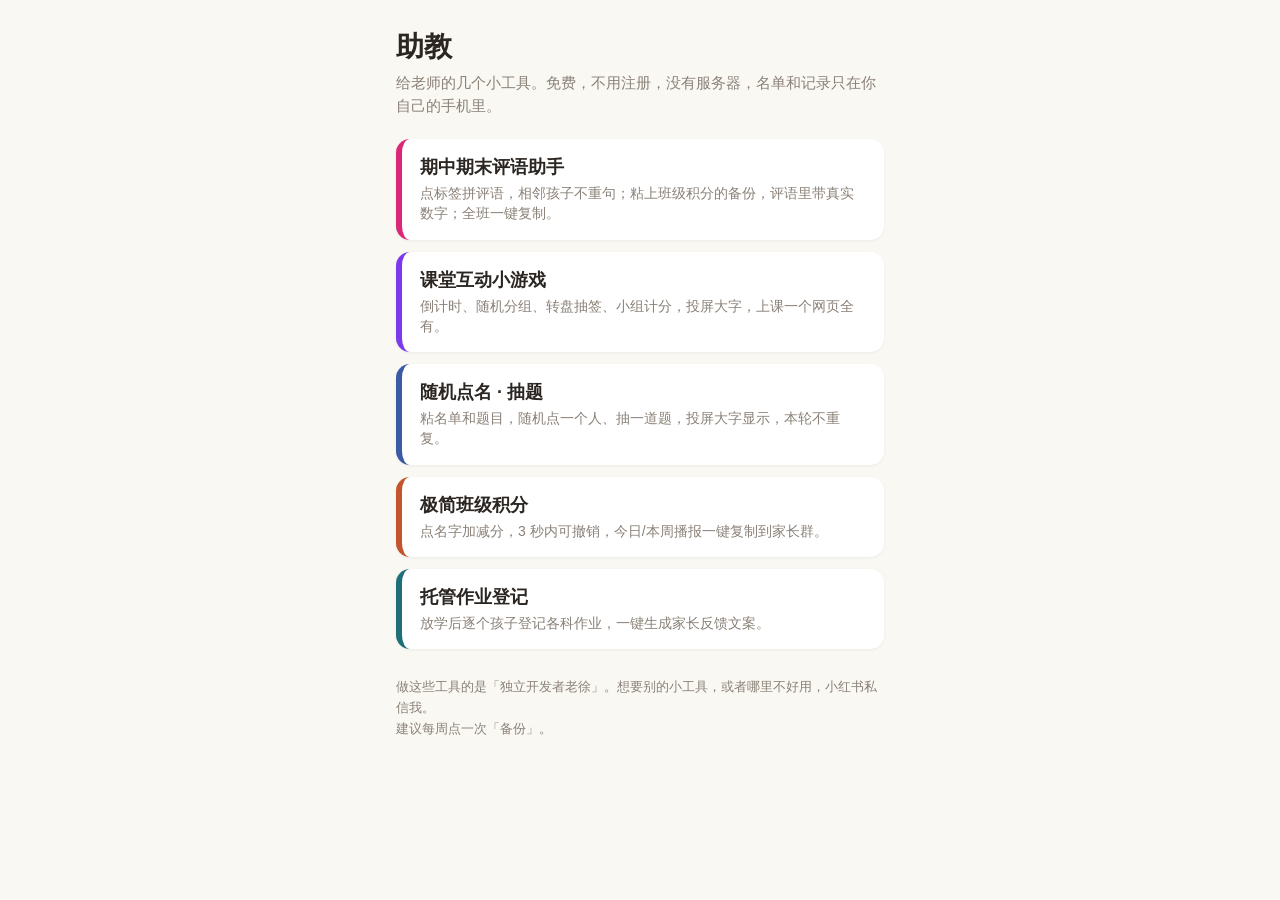
<file: index.html>
<!doctype html>
<html lang="zh-CN">
<head>
<meta charset="utf-8">
<meta name="viewport" content="width=device-width, initial-scale=1, viewport-fit=cover">
<meta name="theme-color" content="#3B5BA5">
<title>助教 · 给老师的小工具</title>
<link rel="icon" href="data:,">
<style>
  :root { --bg:#FAF8F3; --ink:#2B2622; --muted:#8A8178; --card:#fff; --line:#E6E0D6; }
  * { box-sizing:border-box; margin:0; padding:0; }
  body { font-family:-apple-system,"PingFang SC","Hiragino Sans GB","Helvetica Neue",Arial,sans-serif; background:var(--bg); color:var(--ink); padding:28px 16px calc(28px + env(safe-area-inset-bottom)); max-width:520px; margin:0 auto; }
  h1 { font-size:28px; margin-bottom:6px; }
  .sub { color:var(--muted); font-size:15px; line-height:1.5; margin-bottom:22px; }
  a.tool { display:block; background:var(--card); border-radius:14px; padding:16px 18px; margin-bottom:12px; text-decoration:none; color:inherit; box-shadow:0 1px 3px rgba(0,0,0,.06); border-left:6px solid var(--ac); }
  a.tool b { display:block; font-size:18px; margin-bottom:4px; }
  a.tool span { color:var(--muted); font-size:14px; line-height:1.45; }
  .foot { margin-top:28px; color:var(--muted); font-size:13px; line-height:1.6; }
</style>
</head>
<body>
<h1>助教</h1>
<p class="sub">给老师的几个小工具。免费，不用注册，没有服务器，名单和记录只在你自己的手机里。</p>
<a class="tool" href="/pingyu/" style="--ac:#DB2777"><b>期中期末评语助手</b><span>点标签拼评语，相邻孩子不重句；粘上班级积分的备份，评语里带真实数字；全班一键复制。</span></a>
<a class="tool" href="/ketang/" style="--ac:#7C3AED"><b>课堂互动小游戏</b><span>倒计时、随机分组、转盘抽签、小组计分，投屏大字，上课一个网页全有。</span></a>
<a class="tool" href="/dianming/" style="--ac:#3B5BA5"><b>随机点名 · 抽题</b><span>粘名单和题目，随机点一个人、抽一道题，投屏大字显示，本轮不重复。</span></a>
<a class="tool" href="/jifen/" style="--ac:#C2552B"><b>极简班级积分</b><span>点名字加减分，3 秒内可撤销，今日/本周播报一键复制到家长群。</span></a>
<a class="tool" href="/zuoye/" style="--ac:#1F6F78"><b>托管作业登记</b><span>放学后逐个孩子登记各科作业，一键生成家长反馈文案。</span></a>
<p class="foot">做这些工具的是「独立开发者老徐」。想要别的小工具，或者哪里不好用，小红书私信我。<br>建议每周点一次「备份」。</p>
</body>
</html>
</file>
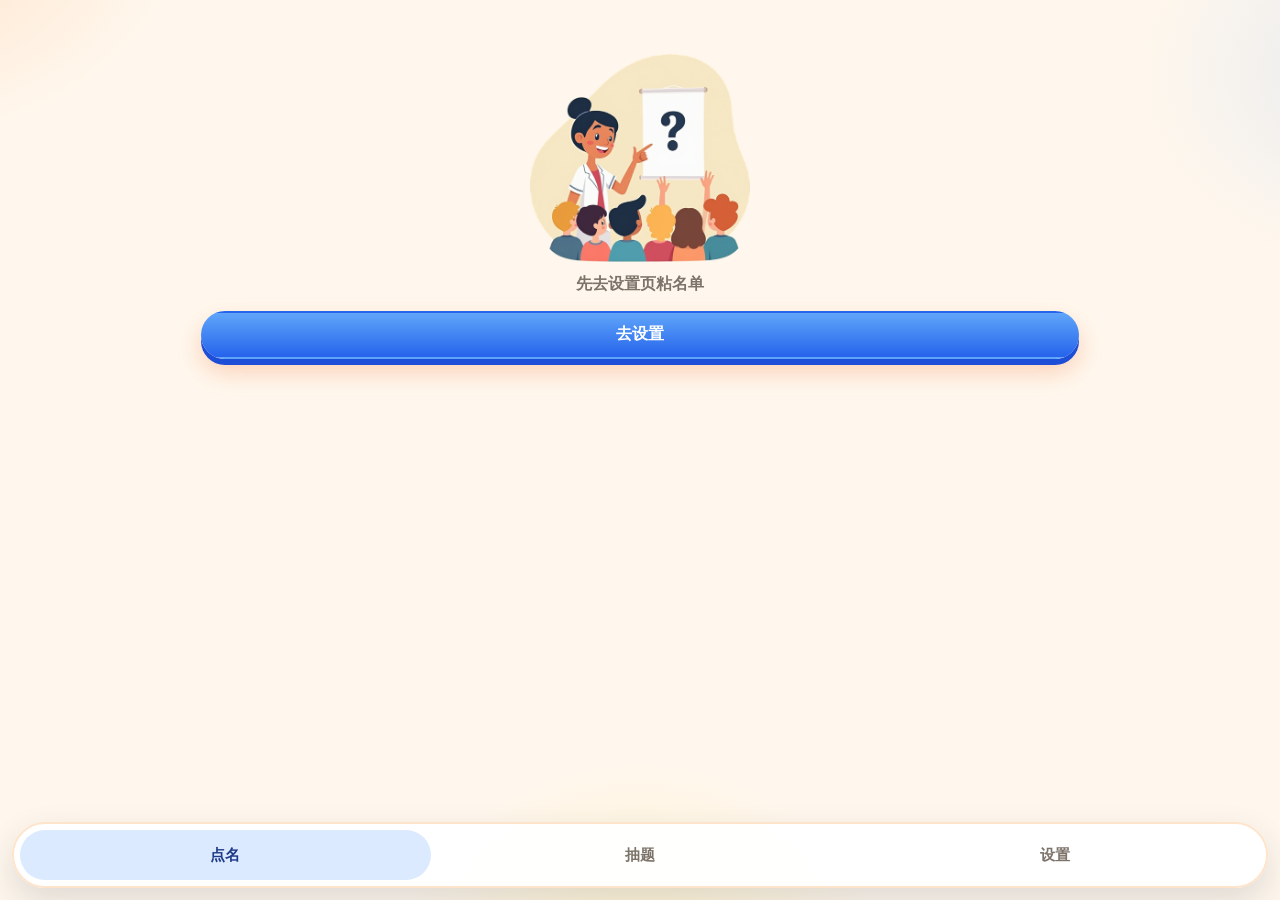
<file: dianming/index.html>
<!doctype html>
<html lang="zh-CN">
<head>
<meta charset="utf-8">
<meta name="viewport" content="width=device-width, initial-scale=1, viewport-fit=cover">
<meta name="theme-color" content="#3B5BA5">
<title>随机点名抽题</title>
<link rel="icon" href="data:,">
<link rel="stylesheet" href="style.css">
</head>
<body>
<main id="view"></main>
<nav class="tabs">
  <button class="tab" data-view="draw" aria-label="点名">点名</button>
  <button class="tab" data-view="quiz" aria-label="抽题">抽题</button>
  <button class="tab" data-view="settings" aria-label="设置">设置</button>
</nav>
<div id="toast" class="toast" role="status" aria-live="polite" hidden></div>
<script type="module" src="main.js"></script>
</body>
</html>
</file>
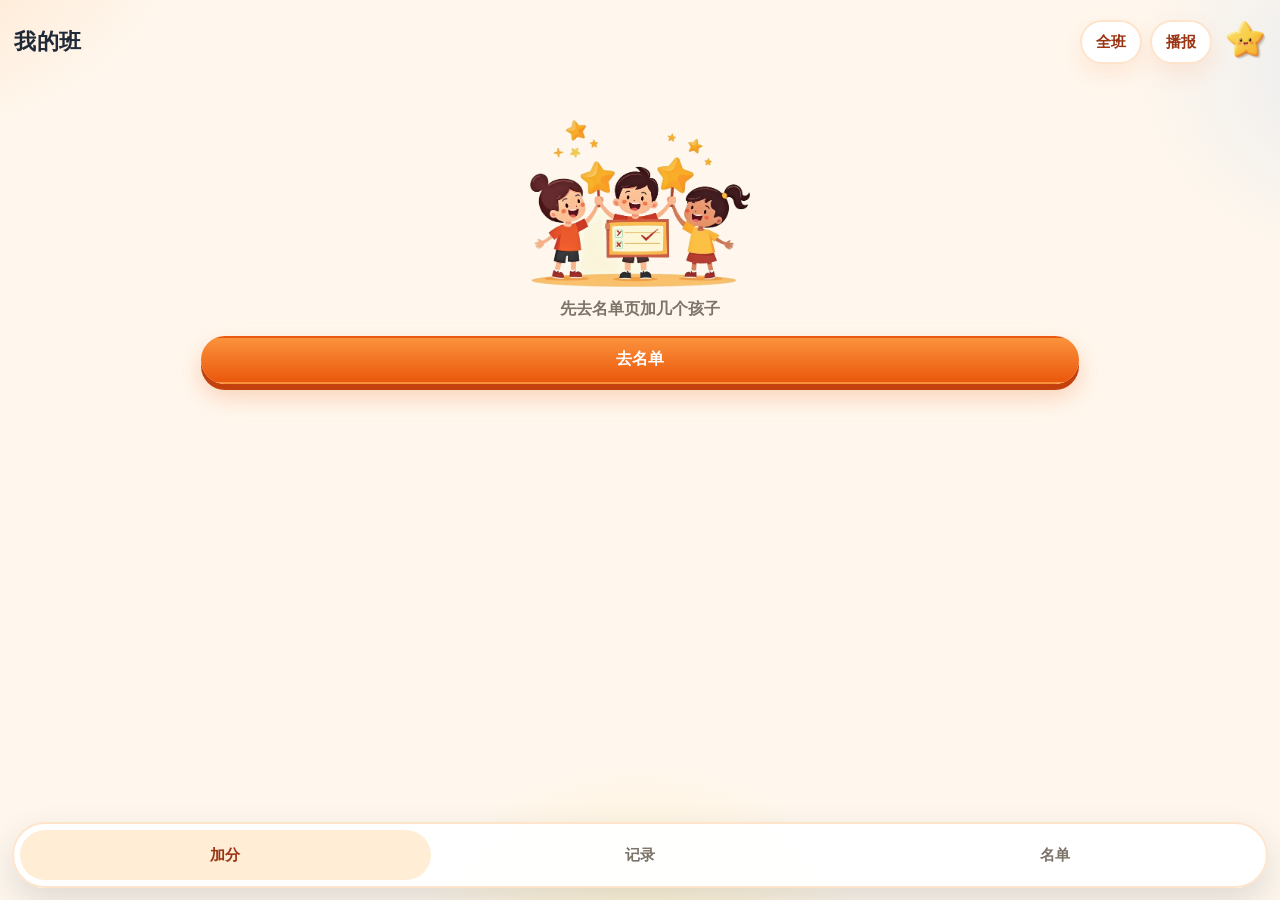
<file: jifen/index.html>
<!doctype html>
<html lang="zh-CN">
<head>
<meta charset="utf-8">
<meta name="viewport" content="width=device-width, initial-scale=1, viewport-fit=cover">
<meta name="theme-color" content="#C2552B">
<title>班级积分</title>
<link rel="icon" href="data:,">
<link rel="stylesheet" href="style.css">
</head>
<body>
<main id="view"></main>
<nav class="tabs">
  <button class="tab" data-view="points" aria-label="加分">加分</button>
  <button class="tab" data-view="log" aria-label="记录">记录</button>
  <button class="tab" data-view="list" aria-label="名单">名单</button>
</nav>
<div id="toast" class="toast" role="status" aria-live="polite" hidden></div>
<script type="module" src="main.js"></script>
</body>
</html>
</file>
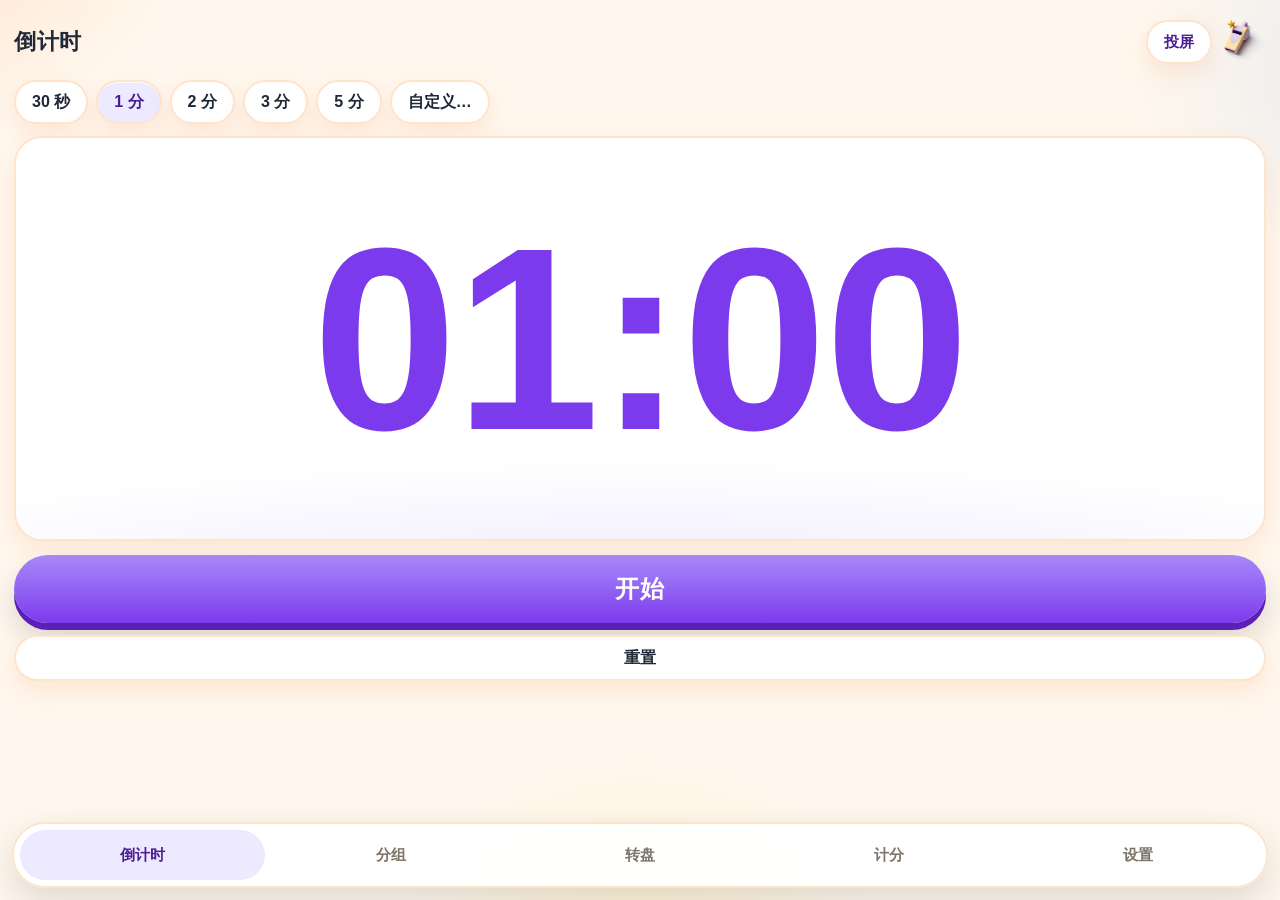
<file: ketang/index.html>
<!doctype html>
<html lang="zh-CN">
<head>
<meta charset="utf-8">
<meta name="viewport" content="width=device-width, initial-scale=1, viewport-fit=cover">
<meta name="theme-color" content="#7C3AED">
<title>课堂互动</title>
<link rel="icon" href="data:,">
<link rel="stylesheet" href="style.css">
</head>
<body>
<main id="view"></main>
<nav class="tabs">
  <button class="tab" data-view="timer" aria-label="倒计时">倒计时</button>
  <button class="tab" data-view="groups" aria-label="分组">分组</button>
  <button class="tab" data-view="wheel" aria-label="转盘">转盘</button>
  <button class="tab" data-view="scores" aria-label="计分">计分</button>
  <button class="tab" data-view="settings" aria-label="设置">设置</button>
</nav>
<div id="toast" class="toast" role="status" aria-live="polite" hidden></div>
<script type="module" src="main.js"></script>
</body>
</html>
</file>
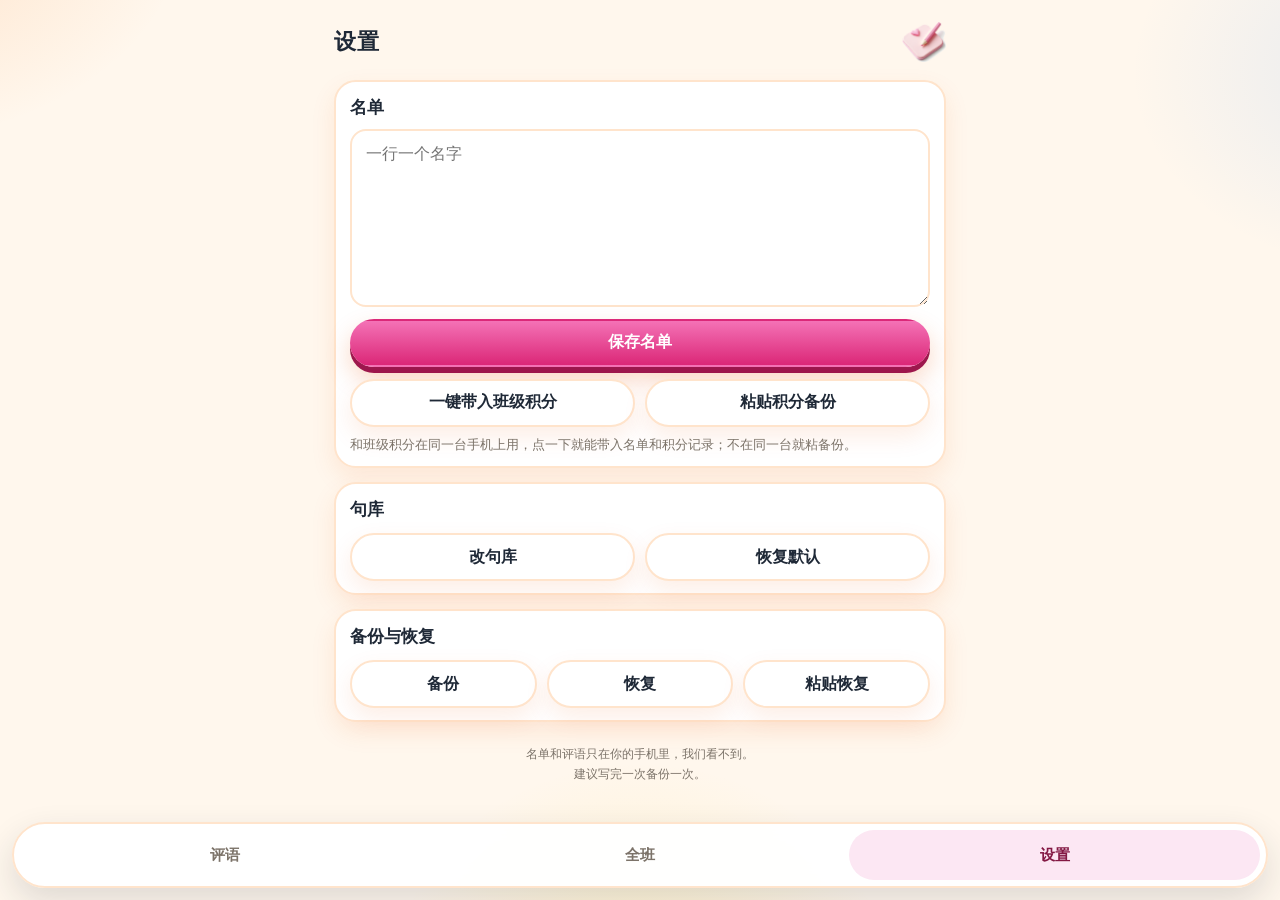
<file: pingyu/index.html>
<!doctype html>
<html lang="zh-CN">
<head>
<meta charset="utf-8">
<meta name="viewport" content="width=device-width, initial-scale=1, viewport-fit=cover">
<meta name="theme-color" content="#DB2777">
<title>评语助手</title>
<link rel="icon" href="data:,">
<link rel="stylesheet" href="style.css">
</head>
<body>
<main id="view"></main>
<nav class="tabs">
  <button class="tab" data-view="write" aria-label="评语">评语</button>
  <button class="tab" data-view="all" aria-label="全班">全班</button>
  <button class="tab" data-view="settings" aria-label="设置">设置</button>
</nav>
<div id="toast" class="toast" role="status" aria-live="polite" hidden></div>
<script type="module" src="main.js"></script>
</body>
</html>
</file>
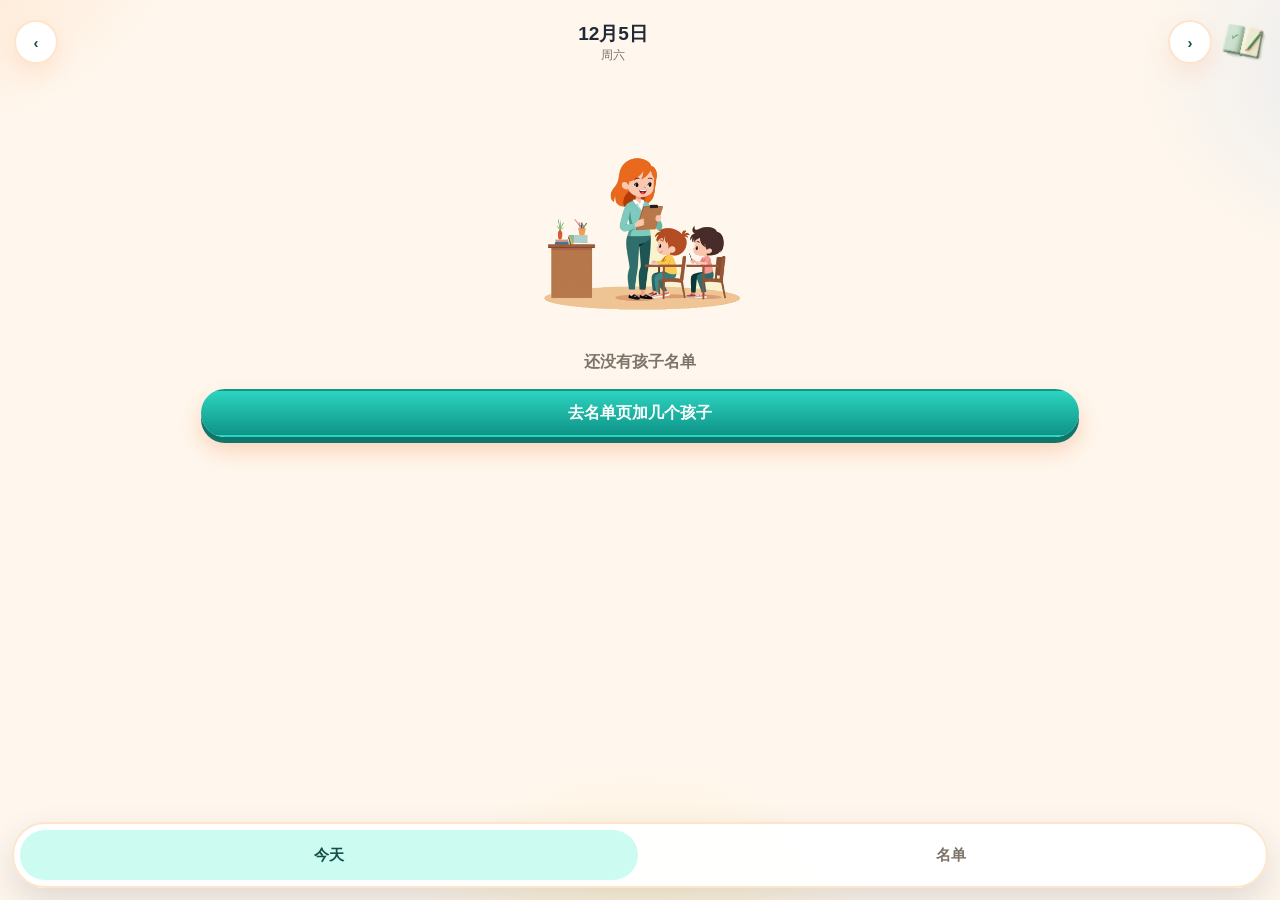
<file: zuoye/index.html>
<!doctype html>
<html lang="zh-CN">
<head>
<meta charset="utf-8">
<meta name="viewport" content="width=device-width, initial-scale=1, viewport-fit=cover">
<meta name="theme-color" content="#1F6F78">
<title>托管作业登记</title>
<link rel="stylesheet" href="style.css">
</head>
<body>
<main id="view"></main>
<nav class="tabs">
  <button class="tab" data-view="today" aria-label="今天">今天</button>
  <button class="tab" data-view="list" aria-label="名单">名单</button>
</nav>
<div id="toast" class="toast" role="status" aria-live="polite" hidden></div>
<script type="module" src="main.js"></script>
</body>
</html>
</file>
<file: dianming/style.css>
/* 助教 · 糖果教室主题（clay-lite）。三个工具共用；每个工具只改 :root 里的强调色三件套。 */
:root {
  --accent: #2563EB; --accent-2: #60A5FA; --accent-deep: #1D4ED8; --accent-soft: #DBEAFE; --accent-ink: #1E3A8A;
  --plus: #16A34A; --plus-soft: #DCFCE7; --plus-ink: #166534;
  --minus: #DC2626; --minus-soft: #FEE2E2; --minus-ink: #991B1B;
  --done: #16A34A; --fix: #F59E0B; --undone: #DC2626;
  --bg: #FFF7ED; --card: #FFFFFF; --ink: #1F2937; --muted: #7C7369; --line: #FFE4CC; --soft: #FFF1E3;
  --radius: 22px; --radius-sm: 16px;
  --shadow-card: 0 10px 24px rgba(234, 88, 12, .10), 0 1px 0 rgba(255,255,255,.9) inset;
  --shadow-float: 0 14px 34px rgba(31, 41, 55, .14);
}
* { box-sizing: border-box; margin: 0; padding: 0; }
html, body { height: 100%; }
body {
  font-family: -apple-system, "PingFang SC", "Hiragino Sans GB", "Helvetica Neue", Arial, sans-serif;
  color: var(--ink); -webkit-tap-highlight-color: transparent; touch-action: manipulation;
  padding-bottom: calc(92px + env(safe-area-inset-bottom));
  background: var(--bg);
  background-image:
    radial-gradient(520px 360px at -10% -8%, rgba(251,146,60,.22), transparent 60%),
    radial-gradient(460px 340px at 110% 8%, rgba(96,165,250,.16), transparent 60%),
    radial-gradient(420px 380px at 50% 110%, rgba(250,204,21,.16), transparent 60%);
  background-attachment: fixed;
}
button { font: inherit; color: inherit; border: 0; background: none; cursor: pointer; }
button:active { transform: translateY(1px); }
main { padding: 14px 14px 16px; padding-left: calc(14px + env(safe-area-inset-left)); padding-right: calc(14px + env(safe-area-inset-right)); }

/* 顶栏：标题大一号，右侧小按钮做成药丸 */
.topbar { display: flex; align-items: center; gap: 8px; margin: 4px 0 14px; min-height: 48px; }
.topbar .classname, .topbar .left { flex: 1; font-size: 22px; font-weight: 800; letter-spacing: .5px; text-align: left; }
.topbar .classname { padding: 6px 0; }
.topbar .date { flex: 1; text-align: center; font-size: 19px; font-weight: 800; }
.topbar .date small { display: block; font-size: 12px; color: var(--muted); font-weight: 500; }
.iconbtn { height: 44px; min-width: 44px; padding: 0 14px; border-radius: 999px; background: var(--card); font-size: 15px; font-weight: 700; color: var(--accent-ink); box-shadow: var(--shadow-card); border: 2px solid var(--line); }
.iconbtn.text { padding: 0 16px; }
.iconbtn:disabled { opacity: .45; }
.actions { display: flex; gap: 10px; margin-bottom: 12px; }
.btn { flex: 1; height: 48px; border-radius: 999px; background: var(--card); font-weight: 700; font-size: 16px; color: var(--ink); border: 2px solid var(--line); box-shadow: var(--shadow-card); transition: transform .12s, box-shadow .12s; }
.btn.primary { background: linear-gradient(180deg, var(--accent-2), var(--accent)); color: #fff; border-color: transparent; box-shadow: 0 6px 0 var(--accent-deep), 0 12px 24px rgba(234,88,12,.25); }
.btn.primary:active { transform: translateY(4px); box-shadow: 0 2px 0 var(--accent-deep), 0 6px 14px rgba(234,88,12,.2); }
.btn.danger { background: var(--minus-soft); color: var(--minus-ink); border-color: #FECACA; }
.btn:disabled { opacity: .45; transform: none; }
.small { height: 44px; min-width: 44px; padding: 0 12px; border-radius: 999px; background: var(--soft); font-size: 14px; font-weight: 600; color: var(--accent-ink); }
.small:disabled { opacity: .4; }

/* 分段开关 */
.seg { display: inline-flex; background: #fff; border: 2px solid var(--line); border-radius: 999px; padding: 4px; margin-bottom: 12px; box-shadow: var(--shadow-card); }
.seg button { height: 40px; padding: 0 16px; border-radius: 999px; font-size: 14px; font-weight: 600; color: var(--muted); }
.seg button[aria-pressed="true"] { background: var(--accent-soft); color: var(--accent-ink); }

/* 学生卡片 */
.cards { display: grid; grid-template-columns: repeat(2, 1fr); gap: 12px; }
@media (min-width: 400px) { .cards { grid-template-columns: repeat(3, 1fr); } }
.card { position: relative; background: var(--card); border-radius: var(--radius); border: 2px solid var(--line); min-height: 96px; padding: 14px 14px 12px; text-align: left; box-shadow: var(--shadow-card); display: flex; flex-direction: column; gap: 4px; transition: transform .12s; }
.card:active { transform: scale(.97); }
.card .nm { font-size: 17px; font-weight: 800; }
.card .total { font-size: 36px; font-weight: 900; line-height: 1.05; color: var(--accent); letter-spacing: -1px; }
.card .today { display: inline-block; width: max-content; font-size: 13px; font-weight: 700; padding: 3px 10px; border-radius: 999px; }
.card .today.plus { background: var(--plus-soft); color: var(--plus-ink); }
.card .today.minus { background: var(--minus-soft); color: var(--minus-ink); }
.plus { color: var(--plus-ink); } .minus { color: var(--minus-ink); }

/* 理由按钮 */
.reasons { display: grid; grid-template-columns: repeat(2, 1fr); gap: 10px; margin: 10px 0; }
.reason { height: 52px; border-radius: var(--radius-sm); color: #fff; font-weight: 800; font-size: 16px; transition: transform .1s; }
.reason.plus { background: linear-gradient(180deg, #22C55E, var(--plus)); box-shadow: 0 5px 0 #15803D; }
.reason.minus { background: linear-gradient(180deg, #EF4444, var(--minus)); box-shadow: 0 5px 0 #B91C1C; }
.reason.custom { background: var(--soft); color: var(--ink); border: 2px solid var(--line); }
.reason:active { transform: translateY(3px); box-shadow: none; }

/* 记录行 */
.log { background: var(--card); border-radius: var(--radius); border: 2px solid var(--line); box-shadow: var(--shadow-card); }
.log .row { display: flex; align-items: center; gap: 8px; padding: 10px 12px; border-bottom: 1px solid var(--line); min-height: 52px; }
.log .row:last-child { border-bottom: 0; }
.log .when { font-size: 12px; color: var(--muted); width: 64px; flex: none; }
.log .who { font-weight: 800; flex: none; }
.log .why { flex: 1; color: var(--muted); font-size: 14px; }
.log .delta { font-weight: 900; flex: none; }
.log .undo { height: 44px; min-width: 44px; padding: 0 12px; border-radius: 999px; background: var(--soft); font-size: 13px; font-weight: 600; }

/* 登记表（作业） */
.grid { background: var(--card); border-radius: var(--radius); border: 2px solid var(--line); overflow-x: auto; box-shadow: var(--shadow-card); }
.grid table { width: 100%; border-collapse: collapse; }
.grid th, .grid td { padding: 7px 5px; text-align: center; border-bottom: 1px solid var(--line); }
.grid td { vertical-align: middle; }
.grid th { font-size: 13px; color: var(--muted); font-weight: 700; padding-top: 10px; }
.grid th:first-child, .grid td:first-child { text-align: left; padding-left: 12px; width: 1%; white-space: nowrap; }
.grid tr:last-child td { border-bottom: 0; }
.name { font-size: 16px; font-weight: 800; padding: 8px 6px 8px 0; min-height: 44px; display: inline-flex; align-items: center; }
.cell { display: block; width: 100%; min-width: 46px; height: 46px; border-radius: 14px; font-size: 20px; font-weight: 800; background: var(--soft); color: var(--muted); border: 2px solid transparent; transition: transform .1s, background .12s; }
.cell:active { transform: scale(.94); }
.cell[data-status="done"] { background: var(--done); color: #fff; box-shadow: 0 3px 0 #15803D; }
.cell[data-status="fix"] { background: var(--fix); color: #fff; box-shadow: 0 3px 0 #B45309; }
.cell[data-status="undone"] { background: var(--undone); color: #fff; box-shadow: 0 3px 0 #991B1B; }

/* 点名：大字舞台与大按钮 */
.stage { position: relative; min-height: 45vh; display: flex; flex-direction: column; align-items: center; justify-content: center; text-align: center; padding: 20px; background: var(--card); border-radius: 28px; border: 2px solid var(--line); box-shadow: var(--shadow-card); overflow: hidden; }
.stage::before { content: ""; position: absolute; inset: auto -20% -40% -20%; height: 60%; background: radial-gradient(closest-side, var(--accent-soft), transparent); opacity: .9; pointer-events: none; }
.stage > * { position: relative; }
.stage .name { font-size: clamp(56px, 16vw, 160px); font-weight: 900; color: var(--accent); line-height: 1.1; word-break: break-all; letter-spacing: -1px; }
.stage .name.rolling { color: var(--muted); }
.stage .name.landed { animation: pop .3s cubic-bezier(.2,1.4,.4,1); }
@keyframes pop { from { transform: scale(.86); } to { transform: scale(1); } }
.stage .hint { color: var(--muted); font-size: 18px; font-weight: 600; }
.stage .who { font-size: clamp(28px, 8vw, 64px); font-weight: 800; color: var(--accent); margin-bottom: 12px; }
.stage .q { font-size: clamp(28px, 6vw, 56px); font-weight: 700; line-height: 1.35; max-height: 8.2em; overflow-y: auto; word-break: break-word; }
.answer { margin-top: 14px; background: var(--soft); border-radius: 16px; padding: 12px 16px; font-size: 20px; line-height: 1.5; text-align: left; border: 2px solid var(--line); }
.bigbtn { width: 100%; height: 68px; border-radius: 999px; background: linear-gradient(180deg, var(--accent-2), var(--accent)); color: #fff; font-size: 24px; font-weight: 900; margin-top: 14px; letter-spacing: 1px; box-shadow: 0 7px 0 var(--accent-deep), 0 16px 30px rgba(0,0,0,.14); transition: transform .12s, box-shadow .12s; }
.bigbtn:active { transform: translateY(5px); box-shadow: 0 2px 0 var(--accent-deep), 0 6px 14px rgba(0,0,0,.12); }
.bigbtn:disabled { opacity: .55; transform: none; }
.small-row { display: flex; gap: 10px; margin-top: 12px; }
.small-row .btn { height: 46px; }
.switch-row { display: flex; align-items: center; gap: 10px; margin-bottom: 12px; }
.toggle { display: inline-flex; align-items: center; gap: 10px; height: 44px; padding: 0 6px 0 12px; border-radius: 999px; background: #fff; border: 2px solid var(--line); font-weight: 700; font-size: 15px; box-shadow: var(--shadow-card); }
.toggle .knob { width: 40px; height: 24px; border-radius: 999px; background: #E5E7EB; position: relative; transition: background .15s; }
.toggle .knob::after { content: ""; position: absolute; top: 3px; left: 3px; width: 18px; height: 18px; border-radius: 50%; background: #fff; box-shadow: 0 1px 3px rgba(0,0,0,.25); transition: left .15s; }
.toggle[aria-pressed="true"] .knob { background: var(--accent); }
.toggle[aria-pressed="true"] .knob::after { left: 19px; }
.toggle:disabled { opacity: .45; }
.chips { display: flex; flex-wrap: wrap; gap: 8px; margin-top: 12px; }
.chip { background: #fff; border: 2px solid var(--line); border-radius: 999px; padding: 6px 12px; font-size: 14px; font-weight: 600; }
.chip.absent { color: var(--muted); text-decoration: line-through; }
.drawn summary { list-style: none; cursor: pointer; min-height: 44px; display: flex; align-items: center; color: var(--muted); font-weight: 600; }
.drawn summary::-webkit-details-marker { display: none; }
.drawn summary::before { content: "▸"; margin-right: 6px; } .drawn[open] summary::before { content: "▾"; }
body.fullscreen main { padding: 12px; } body.fullscreen .tabs, body.fullscreen .fs-hide { display: none; }
body.fullscreen .stage { min-height: calc(100vh - 140px); }
body.fullscreen .stage .name { font-size: clamp(80px, 22vw, 240px); }
body.fullscreen .stage .q { font-size: clamp(36px, 7vw, 80px); max-height: calc(100vh - 260px); overflow-y: auto; }
.fs-exit { position: fixed; top: calc(10px + env(safe-area-inset-top)); right: 12px; height: 44px; padding: 0 16px; border-radius: 999px; background: var(--card); border: 2px solid var(--line); font-weight: 700; box-shadow: var(--shadow-float); z-index: 20; }
select.field { height: 48px; font-size: 16px; font-weight: 600; border-radius: 999px; border: 2px solid var(--line); background: var(--card); padding: 0 16px; box-shadow: var(--shadow-card); }

/* 设置页区块 */
.section { background: var(--card); border-radius: var(--radius); border: 2px solid var(--line); padding: 14px 14px 12px; margin-bottom: 14px; box-shadow: var(--shadow-card); }
.section .label, .label { font-size: 13px; font-weight: 700; color: var(--muted); margin-bottom: 10px; letter-spacing: .5px; }
.item { display: flex; align-items: center; gap: 6px; padding: 8px 0; border-bottom: 1px solid var(--line); }
.item:last-of-type { border-bottom: 0; }
.item .txt { flex: 1; font-weight: 700; font-size: 16px; }
.addrow { display: flex; gap: 8px; margin-top: 10px; }
.addrow input, .addrow textarea, .field, textarea.field, input.field { flex: 1; min-height: 46px; font-size: 16px; padding: 10px 14px; border-radius: 16px; border: 2px solid var(--line); background: #fff; outline: none; }
.addrow input:focus, .addrow textarea:focus, .field:focus { border-color: var(--accent-2); box-shadow: 0 0 0 4px var(--accent-soft); }
.hint { font-size: 13px; color: var(--muted); margin-top: 8px; line-height: 1.5; }
.foot { text-align: center; font-size: 12px; color: var(--muted); line-height: 1.7; padding: 8px 0 4px; }

/* 空状态 */
.empty { text-align: center; padding: 40px 16px; color: var(--muted); }
.empty img { width: 220px; height: auto; margin-bottom: 8px; }
.empty p { margin-bottom: 16px; font-weight: 600; }
.empty .btn { flex: none; width: 72%; margin: 0 auto; }

/* 底部悬浮标签栏 */
.tabs { position: fixed; left: 12px; right: 12px; bottom: calc(12px + env(safe-area-inset-bottom)); display: flex; gap: 4px; padding: 6px; background: rgba(255,255,255,.96); border: 2px solid var(--line); border-radius: 999px; box-shadow: var(--shadow-float); backdrop-filter: blur(10px); z-index: 10; }
.tab { flex: 1; height: 50px; border-radius: 999px; font-size: 15px; font-weight: 700; color: var(--muted); }
.tab.active, .tab[aria-current] { background: var(--accent-soft); color: var(--accent-ink); }

/* 吉祥物：顶栏右侧一个小贴纸 */
.topbar::after { content: ""; width: 44px; height: 44px; background: url("assets/mascot.png") center/contain no-repeat; order: 99; flex: none; margin-left: 2px; }

/* 提示条与弹层 */
.toast { position: fixed; left: 50%; bottom: calc(96px + env(safe-area-inset-bottom)); transform: translateX(-50%); width: max-content; max-width: 92vw; background: #1F2937; color: #fff; padding: 12px 18px; border-radius: 999px; font-size: 15px; font-weight: 600; z-index: 50; box-shadow: var(--shadow-float); }
.toast[hidden] { display: none; }
.toast button { margin-left: 12px; color: #FDE68A; font-weight: 800; text-decoration: underline; min-height: 44px; min-width: 44px; margin-top: -10px; margin-bottom: -10px; }
.has-sheet .toast { bottom: auto; top: calc(12px + env(safe-area-inset-top)); }
.sheet-mask { position: fixed; inset: 0; background: rgba(31,41,55,.45); z-index: 40; display: flex; align-items: flex-end; justify-content: center; }
.sheet { width: 100%; max-width: 560px; max-height: 85vh; overflow-y: auto; background: var(--card); border-radius: 28px 28px 0 0; padding: 10px 16px calc(16px + env(safe-area-inset-bottom)); box-shadow: 0 -10px 40px rgba(0,0,0,.18); animation: up .22s cubic-bezier(.2,1,.3,1); }
.sheet::before { content: ""; display: block; width: 44px; height: 5px; border-radius: 3px; background: var(--line); margin: 0 auto 12px; }
@keyframes up { from { transform: translateY(24px); opacity: .6; } to { transform: none; opacity: 1; } }
.sheet h2 { font-size: 20px; font-weight: 800; margin-bottom: 10px; }
.sheet h2 small { font-size: 14px; color: var(--muted); font-weight: 600; margin-left: 6px; }
.sheet textarea, .sheet input { width: 100%; font-size: 16px; padding: 12px 14px; border-radius: 16px; border: 2px solid var(--line); background: #fff; outline: none; }
.sheet textarea { min-height: 160px; line-height: 1.5; resize: vertical; }
.sheet textarea:focus, .sheet input:focus { border-color: var(--accent-2); box-shadow: 0 0 0 4px var(--accent-soft); }
.sheet .actions { margin: 12px 0 0; }
.sheet .msg { font-size: 16px; line-height: 1.5; margin: 6px 0 14px; }
.sheet .err { color: var(--minus-ink); font-size: 14px; margin-top: 6px; }
@media (prefers-reduced-motion: reduce) { * { animation: none !important; transition: none !important; } }

/* 弹层底部按钮行、区块标题、输入框宽度、焦点环 */
.sheet .row, .section .row { display: flex; gap: 10px; margin-top: 12px; }
.sheet .row .btn, .section .row .btn { flex: 1; }
.section h2 { font-size: 17px; font-weight: 800; margin-bottom: 10px; }
.section .row { align-items: center; }
.field, textarea.field, .roster { width: 100%; display: block; }
textarea.roster { min-height: 150px; line-height: 1.6; resize: vertical; }
button:focus { outline: none; }
button:focus-visible, .cell:focus-visible, .card:focus-visible { outline: 3px solid var(--accent-2); outline-offset: 2px; }
.sheet .reasons + .row, .sheet .row { margin-top: 10px; }

/* 抽题页顶栏：下拉占一整行；舞台里的按钮不要被 flex 拉伸 */
.topbar .left { white-space: nowrap; }
.quizbar { flex-wrap: wrap; row-gap: 10px; }
.quizbar select.field { flex: 1 1 100%; min-width: 0; width: 100%; order: -1; }
.quizbar::after { order: 98; }
.stage .btn, .stage .ansbtn { flex: none; width: auto; min-width: 120px; height: 44px; padding: 0 20px; margin-top: 14px; background: var(--soft); }
</file>
<file: jifen/style.css>
/* 助教 · 糖果教室主题（clay-lite）。三个工具共用；每个工具只改 :root 里的强调色三件套。 */
:root {
  --accent: #EA580C; --accent-2: #FB923C; --accent-deep: #C2410C; --accent-soft: #FFEDD5; --accent-ink: #9A3412;
  --plus: #16A34A; --plus-soft: #DCFCE7; --plus-ink: #166534;
  --minus: #DC2626; --minus-soft: #FEE2E2; --minus-ink: #991B1B;
  --done: #16A34A; --fix: #F59E0B; --undone: #DC2626;
  --bg: #FFF7ED; --card: #FFFFFF; --ink: #1F2937; --muted: #7C7369; --line: #FFE4CC; --soft: #FFF1E3;
  --radius: 22px; --radius-sm: 16px;
  --shadow-card: 0 10px 24px rgba(234, 88, 12, .10), 0 1px 0 rgba(255,255,255,.9) inset;
  --shadow-float: 0 14px 34px rgba(31, 41, 55, .14);
}
* { box-sizing: border-box; margin: 0; padding: 0; }
html, body { height: 100%; }
body {
  font-family: -apple-system, "PingFang SC", "Hiragino Sans GB", "Helvetica Neue", Arial, sans-serif;
  color: var(--ink); -webkit-tap-highlight-color: transparent; touch-action: manipulation;
  padding-bottom: calc(92px + env(safe-area-inset-bottom));
  background: var(--bg);
  background-image:
    radial-gradient(520px 360px at -10% -8%, rgba(251,146,60,.22), transparent 60%),
    radial-gradient(460px 340px at 110% 8%, rgba(96,165,250,.16), transparent 60%),
    radial-gradient(420px 380px at 50% 110%, rgba(250,204,21,.16), transparent 60%);
  background-attachment: fixed;
}
button { font: inherit; color: inherit; border: 0; background: none; cursor: pointer; }
button:active { transform: translateY(1px); }
main { padding: 14px 14px 16px; padding-left: calc(14px + env(safe-area-inset-left)); padding-right: calc(14px + env(safe-area-inset-right)); }

/* 顶栏：标题大一号，右侧小按钮做成药丸 */
.topbar { display: flex; align-items: center; gap: 8px; margin: 4px 0 14px; min-height: 48px; }
.topbar .classname, .topbar .left { flex: 1; font-size: 22px; font-weight: 800; letter-spacing: .5px; text-align: left; }
.topbar .classname { padding: 6px 0; }
.topbar .date { flex: 1; text-align: center; font-size: 19px; font-weight: 800; }
.topbar .date small { display: block; font-size: 12px; color: var(--muted); font-weight: 500; }
.iconbtn { height: 44px; min-width: 44px; padding: 0 14px; border-radius: 999px; background: var(--card); font-size: 15px; font-weight: 700; color: var(--accent-ink); box-shadow: var(--shadow-card); border: 2px solid var(--line); }
.iconbtn.text { padding: 0 16px; }
.iconbtn:disabled { opacity: .45; }
.actions { display: flex; gap: 10px; margin-bottom: 12px; }
.btn { flex: 1; height: 48px; border-radius: 999px; background: var(--card); font-weight: 700; font-size: 16px; color: var(--ink); border: 2px solid var(--line); box-shadow: var(--shadow-card); transition: transform .12s, box-shadow .12s; }
.btn.primary { background: linear-gradient(180deg, var(--accent-2), var(--accent)); color: #fff; border-color: transparent; box-shadow: 0 6px 0 var(--accent-deep), 0 12px 24px rgba(234,88,12,.25); }
.btn.primary:active { transform: translateY(4px); box-shadow: 0 2px 0 var(--accent-deep), 0 6px 14px rgba(234,88,12,.2); }
.btn.danger { background: var(--minus-soft); color: var(--minus-ink); border-color: #FECACA; }
.btn:disabled { opacity: .45; transform: none; }
.small { height: 44px; min-width: 44px; padding: 0 12px; border-radius: 999px; background: var(--soft); font-size: 14px; font-weight: 600; color: var(--accent-ink); }
.small:disabled { opacity: .4; }

/* 分段开关 */
.seg { display: inline-flex; background: #fff; border: 2px solid var(--line); border-radius: 999px; padding: 4px; margin-bottom: 12px; box-shadow: var(--shadow-card); }
.seg button { height: 40px; padding: 0 16px; border-radius: 999px; font-size: 14px; font-weight: 600; color: var(--muted); }
.seg button[aria-pressed="true"] { background: var(--accent-soft); color: var(--accent-ink); }

/* 学生卡片 */
.cards { display: grid; grid-template-columns: repeat(2, 1fr); gap: 12px; }
@media (min-width: 400px) { .cards { grid-template-columns: repeat(3, 1fr); } }
.card { position: relative; background: var(--card); border-radius: var(--radius); border: 2px solid var(--line); min-height: 96px; padding: 14px 14px 12px; text-align: left; box-shadow: var(--shadow-card); display: flex; flex-direction: column; gap: 4px; transition: transform .12s; }
.card:active { transform: scale(.97); }
.card .nm { font-size: 17px; font-weight: 800; }
.card .total { font-size: 36px; font-weight: 900; line-height: 1.05; color: var(--accent); letter-spacing: -1px; }
.card .today { display: inline-block; width: max-content; font-size: 13px; font-weight: 700; padding: 3px 10px; border-radius: 999px; }
.card .today.plus { background: var(--plus-soft); color: var(--plus-ink); }
.card .today.minus { background: var(--minus-soft); color: var(--minus-ink); }
.plus { color: var(--plus-ink); } .minus { color: var(--minus-ink); }

/* 理由按钮 */
.reasons { display: grid; grid-template-columns: repeat(2, 1fr); gap: 10px; margin: 10px 0; }
.reason { height: 52px; border-radius: var(--radius-sm); color: #fff; font-weight: 800; font-size: 16px; transition: transform .1s; }
.reason.plus { background: linear-gradient(180deg, #22C55E, var(--plus)); box-shadow: 0 5px 0 #15803D; }
.reason.minus { background: linear-gradient(180deg, #EF4444, var(--minus)); box-shadow: 0 5px 0 #B91C1C; }
.reason.custom { background: var(--soft); color: var(--ink); border: 2px solid var(--line); }
.reason:active { transform: translateY(3px); box-shadow: none; }

/* 记录行 */
.log { background: var(--card); border-radius: var(--radius); border: 2px solid var(--line); box-shadow: var(--shadow-card); }
.log .row { display: flex; align-items: center; gap: 8px; padding: 10px 12px; border-bottom: 1px solid var(--line); min-height: 52px; }
.log .row:last-child { border-bottom: 0; }
.log .when { font-size: 12px; color: var(--muted); width: 64px; flex: none; }
.log .who { font-weight: 800; flex: none; }
.log .why { flex: 1; color: var(--muted); font-size: 14px; }
.log .delta { font-weight: 900; flex: none; }
.log .undo { height: 44px; min-width: 44px; padding: 0 12px; border-radius: 999px; background: var(--soft); font-size: 13px; font-weight: 600; }

/* 登记表（作业） */
.grid { background: var(--card); border-radius: var(--radius); border: 2px solid var(--line); overflow-x: auto; box-shadow: var(--shadow-card); }
.grid table { width: 100%; border-collapse: collapse; }
.grid th, .grid td { padding: 7px 5px; text-align: center; border-bottom: 1px solid var(--line); }
.grid td { vertical-align: middle; }
.grid th { font-size: 13px; color: var(--muted); font-weight: 700; padding-top: 10px; }
.grid th:first-child, .grid td:first-child { text-align: left; padding-left: 12px; width: 1%; white-space: nowrap; }
.grid tr:last-child td { border-bottom: 0; }
.name { font-size: 16px; font-weight: 800; padding: 8px 6px 8px 0; min-height: 44px; display: inline-flex; align-items: center; }
.cell { display: block; width: 100%; min-width: 46px; height: 46px; border-radius: 14px; font-size: 20px; font-weight: 800; background: var(--soft); color: var(--muted); border: 2px solid transparent; transition: transform .1s, background .12s; }
.cell:active { transform: scale(.94); }
.cell[data-status="done"] { background: var(--done); color: #fff; box-shadow: 0 3px 0 #15803D; }
.cell[data-status="fix"] { background: var(--fix); color: #fff; box-shadow: 0 3px 0 #B45309; }
.cell[data-status="undone"] { background: var(--undone); color: #fff; box-shadow: 0 3px 0 #991B1B; }

/* 点名：大字舞台与大按钮 */
.stage { position: relative; min-height: 45vh; display: flex; flex-direction: column; align-items: center; justify-content: center; text-align: center; padding: 20px; background: var(--card); border-radius: 28px; border: 2px solid var(--line); box-shadow: var(--shadow-card); overflow: hidden; }
.stage::before { content: ""; position: absolute; inset: auto -20% -40% -20%; height: 60%; background: radial-gradient(closest-side, var(--accent-soft), transparent); opacity: .9; pointer-events: none; }
.stage > * { position: relative; }
.stage .name { font-size: clamp(56px, 16vw, 160px); font-weight: 900; color: var(--accent); line-height: 1.1; word-break: break-all; letter-spacing: -1px; }
.stage .name.rolling { color: var(--muted); }
.stage .name.landed { animation: pop .3s cubic-bezier(.2,1.4,.4,1); }
@keyframes pop { from { transform: scale(.86); } to { transform: scale(1); } }
.stage .hint { color: var(--muted); font-size: 18px; font-weight: 600; }
.stage .who { font-size: clamp(28px, 8vw, 64px); font-weight: 800; color: var(--accent); margin-bottom: 12px; }
.stage .q { font-size: clamp(28px, 6vw, 56px); font-weight: 700; line-height: 1.35; max-height: 8.2em; overflow-y: auto; word-break: break-word; }
.answer { margin-top: 14px; background: var(--soft); border-radius: 16px; padding: 12px 16px; font-size: 20px; line-height: 1.5; text-align: left; border: 2px solid var(--line); }
.bigbtn { width: 100%; height: 68px; border-radius: 999px; background: linear-gradient(180deg, var(--accent-2), var(--accent)); color: #fff; font-size: 24px; font-weight: 900; margin-top: 14px; letter-spacing: 1px; box-shadow: 0 7px 0 var(--accent-deep), 0 16px 30px rgba(0,0,0,.14); transition: transform .12s, box-shadow .12s; }
.bigbtn:active { transform: translateY(5px); box-shadow: 0 2px 0 var(--accent-deep), 0 6px 14px rgba(0,0,0,.12); }
.bigbtn:disabled { opacity: .55; transform: none; }
.small-row { display: flex; gap: 10px; margin-top: 12px; }
.small-row .btn { height: 46px; }
.switch-row { display: flex; align-items: center; gap: 10px; margin-bottom: 12px; }
.toggle { display: inline-flex; align-items: center; gap: 10px; height: 44px; padding: 0 6px 0 12px; border-radius: 999px; background: #fff; border: 2px solid var(--line); font-weight: 700; font-size: 15px; box-shadow: var(--shadow-card); }
.toggle .knob { width: 40px; height: 24px; border-radius: 999px; background: #E5E7EB; position: relative; transition: background .15s; }
.toggle .knob::after { content: ""; position: absolute; top: 3px; left: 3px; width: 18px; height: 18px; border-radius: 50%; background: #fff; box-shadow: 0 1px 3px rgba(0,0,0,.25); transition: left .15s; }
.toggle[aria-pressed="true"] .knob { background: var(--accent); }
.toggle[aria-pressed="true"] .knob::after { left: 19px; }
.toggle:disabled { opacity: .45; }
.chips { display: flex; flex-wrap: wrap; gap: 8px; margin-top: 12px; }
.chip { background: #fff; border: 2px solid var(--line); border-radius: 999px; padding: 6px 12px; font-size: 14px; font-weight: 600; }
.chip.absent { color: var(--muted); text-decoration: line-through; }
.drawn summary { list-style: none; cursor: pointer; min-height: 44px; display: flex; align-items: center; color: var(--muted); font-weight: 600; }
.drawn summary::-webkit-details-marker { display: none; }
.drawn summary::before { content: "▸"; margin-right: 6px; } .drawn[open] summary::before { content: "▾"; }
body.fullscreen main { padding: 12px; } body.fullscreen .tabs, body.fullscreen .fs-hide { display: none; }
body.fullscreen .stage { min-height: calc(100vh - 140px); }
body.fullscreen .stage .name { font-size: clamp(80px, 22vw, 240px); }
body.fullscreen .stage .q { font-size: clamp(36px, 7vw, 80px); max-height: calc(100vh - 260px); overflow-y: auto; }
.fs-exit { position: fixed; top: calc(10px + env(safe-area-inset-top)); right: 12px; height: 44px; padding: 0 16px; border-radius: 999px; background: var(--card); border: 2px solid var(--line); font-weight: 700; box-shadow: var(--shadow-float); z-index: 20; }
select.field { height: 48px; font-size: 16px; font-weight: 600; border-radius: 999px; border: 2px solid var(--line); background: var(--card); padding: 0 16px; box-shadow: var(--shadow-card); }

/* 设置页区块 */
.section { background: var(--card); border-radius: var(--radius); border: 2px solid var(--line); padding: 14px 14px 12px; margin-bottom: 14px; box-shadow: var(--shadow-card); }
.section .label, .label { font-size: 13px; font-weight: 700; color: var(--muted); margin-bottom: 10px; letter-spacing: .5px; }
.item { display: flex; align-items: center; gap: 6px; padding: 8px 0; border-bottom: 1px solid var(--line); }
.item:last-of-type { border-bottom: 0; }
.item .txt { flex: 1; font-weight: 700; font-size: 16px; }
.addrow { display: flex; gap: 8px; margin-top: 10px; }
.addrow input, .addrow textarea, .field, textarea.field, input.field { flex: 1; min-height: 46px; font-size: 16px; padding: 10px 14px; border-radius: 16px; border: 2px solid var(--line); background: #fff; outline: none; }
.addrow input:focus, .addrow textarea:focus, .field:focus { border-color: var(--accent-2); box-shadow: 0 0 0 4px var(--accent-soft); }
.hint { font-size: 13px; color: var(--muted); margin-top: 8px; line-height: 1.5; }
.foot { text-align: center; font-size: 12px; color: var(--muted); line-height: 1.7; padding: 8px 0 4px; }

/* 空状态 */
.empty { text-align: center; padding: 40px 16px; color: var(--muted); }
.empty img { width: 220px; height: auto; margin-bottom: 8px; }
.empty p { margin-bottom: 16px; font-weight: 600; }
.empty .btn { flex: none; width: 72%; margin: 0 auto; }

/* 底部悬浮标签栏 */
.tabs { position: fixed; left: 12px; right: 12px; bottom: calc(12px + env(safe-area-inset-bottom)); display: flex; gap: 4px; padding: 6px; background: rgba(255,255,255,.96); border: 2px solid var(--line); border-radius: 999px; box-shadow: var(--shadow-float); backdrop-filter: blur(10px); z-index: 10; }
.tab { flex: 1; height: 50px; border-radius: 999px; font-size: 15px; font-weight: 700; color: var(--muted); }
.tab.active, .tab[aria-current] { background: var(--accent-soft); color: var(--accent-ink); }

/* 吉祥物：顶栏右侧一个小贴纸 */
.topbar::after { content: ""; width: 44px; height: 44px; background: url("assets/mascot.png") center/contain no-repeat; order: 99; flex: none; margin-left: 2px; }

/* 提示条与弹层 */
.toast { position: fixed; left: 50%; bottom: calc(96px + env(safe-area-inset-bottom)); transform: translateX(-50%); width: max-content; max-width: 92vw; background: #1F2937; color: #fff; padding: 12px 18px; border-radius: 999px; font-size: 15px; font-weight: 600; z-index: 50; box-shadow: var(--shadow-float); }
.toast[hidden] { display: none; }
.toast button { margin-left: 12px; color: #FDE68A; font-weight: 800; text-decoration: underline; min-height: 44px; min-width: 44px; margin-top: -10px; margin-bottom: -10px; }
.has-sheet .toast { bottom: auto; top: calc(12px + env(safe-area-inset-top)); }
.sheet-mask { position: fixed; inset: 0; background: rgba(31,41,55,.45); z-index: 40; display: flex; align-items: flex-end; justify-content: center; }
.sheet { width: 100%; max-width: 560px; max-height: 85vh; overflow-y: auto; background: var(--card); border-radius: 28px 28px 0 0; padding: 10px 16px calc(16px + env(safe-area-inset-bottom)); box-shadow: 0 -10px 40px rgba(0,0,0,.18); animation: up .22s cubic-bezier(.2,1,.3,1); }
.sheet::before { content: ""; display: block; width: 44px; height: 5px; border-radius: 3px; background: var(--line); margin: 0 auto 12px; }
@keyframes up { from { transform: translateY(24px); opacity: .6; } to { transform: none; opacity: 1; } }
.sheet h2 { font-size: 20px; font-weight: 800; margin-bottom: 10px; }
.sheet h2 small { font-size: 14px; color: var(--muted); font-weight: 600; margin-left: 6px; }
.sheet textarea, .sheet input { width: 100%; font-size: 16px; padding: 12px 14px; border-radius: 16px; border: 2px solid var(--line); background: #fff; outline: none; }
.sheet textarea { min-height: 160px; line-height: 1.5; resize: vertical; }
.sheet textarea:focus, .sheet input:focus { border-color: var(--accent-2); box-shadow: 0 0 0 4px var(--accent-soft); }
.sheet .actions { margin: 12px 0 0; }
.sheet .msg { font-size: 16px; line-height: 1.5; margin: 6px 0 14px; }
.sheet .err { color: var(--minus-ink); font-size: 14px; margin-top: 6px; }
@media (prefers-reduced-motion: reduce) { * { animation: none !important; transition: none !important; } }

/* 弹层底部按钮行、区块标题、输入框宽度、焦点环 */
.sheet .row, .section .row { display: flex; gap: 10px; margin-top: 12px; }
.sheet .row .btn, .section .row .btn { flex: 1; }
.section h2 { font-size: 17px; font-weight: 800; margin-bottom: 10px; }
.section .row { align-items: center; }
.field, textarea.field, .roster { width: 100%; display: block; }
textarea.roster { min-height: 150px; line-height: 1.6; resize: vertical; }
button:focus { outline: none; }
button:focus-visible, .cell:focus-visible, .card:focus-visible { outline: 3px solid var(--accent-2); outline-offset: 2px; }
.sheet .reasons + .row, .sheet .row { margin-top: 10px; }

/* 抽题页顶栏：下拉占一整行；舞台里的按钮不要被 flex 拉伸 */
.topbar .left { white-space: nowrap; }
.quizbar { flex-wrap: wrap; row-gap: 10px; }
.quizbar select.field { flex: 1 1 100%; min-width: 0; width: 100%; order: -1; }
.quizbar::after { order: 98; }
.stage .btn, .stage .ansbtn { flex: none; width: auto; min-width: 120px; height: 44px; padding: 0 20px; margin-top: 14px; background: var(--soft); }
</file>
<file: ketang/style.css>
/* 助教 · 糖果教室主题（clay-lite）。三个工具共用；每个工具只改 :root 里的强调色三件套。 */
:root {
  --accent: #7C3AED; --accent-2: #A78BFA; --accent-deep: #5B21B6; --accent-soft: #EDE9FE; --accent-ink: #4C1D95;
  --plus: #16A34A; --plus-soft: #DCFCE7; --plus-ink: #166534;
  --minus: #DC2626; --minus-soft: #FEE2E2; --minus-ink: #991B1B;
  --done: #16A34A; --fix: #F59E0B; --undone: #DC2626;
  --bg: #FFF7ED; --card: #FFFFFF; --ink: #1F2937; --muted: #7C7369; --line: #FFE4CC; --soft: #FFF1E3;
  --radius: 22px; --radius-sm: 16px;
  --shadow-card: 0 10px 24px rgba(234, 88, 12, .10), 0 1px 0 rgba(255,255,255,.9) inset;
  --shadow-float: 0 14px 34px rgba(31, 41, 55, .14);
}
* { box-sizing: border-box; margin: 0; padding: 0; }
html, body { height: 100%; }
body {
  font-family: -apple-system, "PingFang SC", "Hiragino Sans GB", "Helvetica Neue", Arial, sans-serif;
  color: var(--ink); -webkit-tap-highlight-color: transparent; touch-action: manipulation;
  padding-bottom: calc(92px + env(safe-area-inset-bottom));
  background: var(--bg);
  background-image:
    radial-gradient(520px 360px at -10% -8%, rgba(251,146,60,.22), transparent 60%),
    radial-gradient(460px 340px at 110% 8%, rgba(96,165,250,.16), transparent 60%),
    radial-gradient(420px 380px at 50% 110%, rgba(250,204,21,.16), transparent 60%);
  background-attachment: fixed;
}
button { font: inherit; color: inherit; border: 0; background: none; cursor: pointer; }
button:active { transform: translateY(1px); }
main { padding: 14px 14px 16px; padding-left: calc(14px + env(safe-area-inset-left)); padding-right: calc(14px + env(safe-area-inset-right)); }

/* 顶栏：标题大一号，右侧小按钮做成药丸 */
.topbar { display: flex; align-items: center; gap: 8px; margin: 4px 0 14px; min-height: 48px; }
.topbar .classname, .topbar .left { flex: 1; font-size: 22px; font-weight: 800; letter-spacing: .5px; text-align: left; }
.topbar .classname { padding: 6px 0; }
.topbar .date { flex: 1; text-align: center; font-size: 19px; font-weight: 800; }
.topbar .date small { display: block; font-size: 12px; color: var(--muted); font-weight: 500; }
.iconbtn { height: 44px; min-width: 44px; padding: 0 14px; border-radius: 999px; background: var(--card); font-size: 15px; font-weight: 700; color: var(--accent-ink); box-shadow: var(--shadow-card); border: 2px solid var(--line); }
.iconbtn.text { padding: 0 16px; }
.iconbtn:disabled { opacity: .45; }
.actions { display: flex; gap: 10px; margin-bottom: 12px; }
.btn { flex: 1; height: 48px; border-radius: 999px; background: var(--card); font-weight: 700; font-size: 16px; color: var(--ink); border: 2px solid var(--line); box-shadow: var(--shadow-card); transition: transform .12s, box-shadow .12s; }
.btn.primary { background: linear-gradient(180deg, var(--accent-2), var(--accent)); color: #fff; border-color: transparent; box-shadow: 0 6px 0 var(--accent-deep), 0 12px 24px rgba(234,88,12,.25); }
.btn.primary:active { transform: translateY(4px); box-shadow: 0 2px 0 var(--accent-deep), 0 6px 14px rgba(234,88,12,.2); }
.btn.danger { background: var(--minus-soft); color: var(--minus-ink); border-color: #FECACA; }
.btn:disabled { opacity: .45; transform: none; }
.small { height: 44px; min-width: 44px; padding: 0 12px; border-radius: 999px; background: var(--soft); font-size: 14px; font-weight: 600; color: var(--accent-ink); }
.small:disabled { opacity: .4; }

/* 分段开关 */
.seg { display: inline-flex; background: #fff; border: 2px solid var(--line); border-radius: 999px; padding: 4px; margin-bottom: 12px; box-shadow: var(--shadow-card); }
.seg button { height: 40px; padding: 0 16px; border-radius: 999px; font-size: 14px; font-weight: 600; color: var(--muted); }
.seg button[aria-pressed="true"] { background: var(--accent-soft); color: var(--accent-ink); }

/* 学生卡片 */
.cards { display: grid; grid-template-columns: repeat(2, 1fr); gap: 12px; }
@media (min-width: 400px) { .cards { grid-template-columns: repeat(3, 1fr); } }
.card { position: relative; background: var(--card); border-radius: var(--radius); border: 2px solid var(--line); min-height: 96px; padding: 14px 14px 12px; text-align: left; box-shadow: var(--shadow-card); display: flex; flex-direction: column; gap: 4px; transition: transform .12s; }
.card:active { transform: scale(.97); }
.card .nm { font-size: 17px; font-weight: 800; }
.card .total { font-size: 36px; font-weight: 900; line-height: 1.05; color: var(--accent); letter-spacing: -1px; }
.card .today { display: inline-block; width: max-content; font-size: 13px; font-weight: 700; padding: 3px 10px; border-radius: 999px; }
.card .today.plus { background: var(--plus-soft); color: var(--plus-ink); }
.card .today.minus { background: var(--minus-soft); color: var(--minus-ink); }
.plus { color: var(--plus-ink); } .minus { color: var(--minus-ink); }

/* 理由按钮 */
.reasons { display: grid; grid-template-columns: repeat(2, 1fr); gap: 10px; margin: 10px 0; }
.reason { height: 52px; border-radius: var(--radius-sm); color: #fff; font-weight: 800; font-size: 16px; transition: transform .1s; }
.reason.plus { background: linear-gradient(180deg, #22C55E, var(--plus)); box-shadow: 0 5px 0 #15803D; }
.reason.minus { background: linear-gradient(180deg, #EF4444, var(--minus)); box-shadow: 0 5px 0 #B91C1C; }
.reason.custom { background: var(--soft); color: var(--ink); border: 2px solid var(--line); }
.reason:active { transform: translateY(3px); box-shadow: none; }

/* 记录行 */
.log { background: var(--card); border-radius: var(--radius); border: 2px solid var(--line); box-shadow: var(--shadow-card); }
.log .row { display: flex; align-items: center; gap: 8px; padding: 10px 12px; border-bottom: 1px solid var(--line); min-height: 52px; }
.log .row:last-child { border-bottom: 0; }
.log .when { font-size: 12px; color: var(--muted); width: 64px; flex: none; }
.log .who { font-weight: 800; flex: none; }
.log .why { flex: 1; color: var(--muted); font-size: 14px; }
.log .delta { font-weight: 900; flex: none; }
.log .undo { height: 44px; min-width: 44px; padding: 0 12px; border-radius: 999px; background: var(--soft); font-size: 13px; font-weight: 600; }

/* 登记表（作业） */
.grid { background: var(--card); border-radius: var(--radius); border: 2px solid var(--line); overflow-x: auto; box-shadow: var(--shadow-card); }
.grid table { width: 100%; border-collapse: collapse; }
.grid th, .grid td { padding: 7px 5px; text-align: center; border-bottom: 1px solid var(--line); }
.grid td { vertical-align: middle; }
.grid th { font-size: 13px; color: var(--muted); font-weight: 700; padding-top: 10px; }
.grid th:first-child, .grid td:first-child { text-align: left; padding-left: 12px; width: 1%; white-space: nowrap; }
.grid tr:last-child td { border-bottom: 0; }
.name { font-size: 16px; font-weight: 800; padding: 8px 6px 8px 0; min-height: 44px; display: inline-flex; align-items: center; }
.cell { display: block; width: 100%; min-width: 46px; height: 46px; border-radius: 14px; font-size: 20px; font-weight: 800; background: var(--soft); color: var(--muted); border: 2px solid transparent; transition: transform .1s, background .12s; }
.cell:active { transform: scale(.94); }
.cell[data-status="done"] { background: var(--done); color: #fff; box-shadow: 0 3px 0 #15803D; }
.cell[data-status="fix"] { background: var(--fix); color: #fff; box-shadow: 0 3px 0 #B45309; }
.cell[data-status="undone"] { background: var(--undone); color: #fff; box-shadow: 0 3px 0 #991B1B; }

/* 点名：大字舞台与大按钮 */
.stage { position: relative; min-height: 45vh; display: flex; flex-direction: column; align-items: center; justify-content: center; text-align: center; padding: 20px; background: var(--card); border-radius: 28px; border: 2px solid var(--line); box-shadow: var(--shadow-card); overflow: hidden; }
.stage::before { content: ""; position: absolute; inset: auto -20% -40% -20%; height: 60%; background: radial-gradient(closest-side, var(--accent-soft), transparent); opacity: .9; pointer-events: none; }
.stage > * { position: relative; }
.stage .name { font-size: clamp(56px, 16vw, 160px); font-weight: 900; color: var(--accent); line-height: 1.1; word-break: break-all; letter-spacing: -1px; }
.stage .name.rolling { color: var(--muted); }
.stage .name.landed { animation: pop .3s cubic-bezier(.2,1.4,.4,1); }
@keyframes pop { from { transform: scale(.86); } to { transform: scale(1); } }
.stage .hint { color: var(--muted); font-size: 18px; font-weight: 600; }
.stage .who { font-size: clamp(28px, 8vw, 64px); font-weight: 800; color: var(--accent); margin-bottom: 12px; }
.stage .q { font-size: clamp(28px, 6vw, 56px); font-weight: 700; line-height: 1.35; max-height: 8.2em; overflow-y: auto; word-break: break-word; }
.answer { margin-top: 14px; background: var(--soft); border-radius: 16px; padding: 12px 16px; font-size: 20px; line-height: 1.5; text-align: left; border: 2px solid var(--line); }
.bigbtn { width: 100%; height: 68px; border-radius: 999px; background: linear-gradient(180deg, var(--accent-2), var(--accent)); color: #fff; font-size: 24px; font-weight: 900; margin-top: 14px; letter-spacing: 1px; box-shadow: 0 7px 0 var(--accent-deep), 0 16px 30px rgba(0,0,0,.14); transition: transform .12s, box-shadow .12s; }
.bigbtn:active { transform: translateY(5px); box-shadow: 0 2px 0 var(--accent-deep), 0 6px 14px rgba(0,0,0,.12); }
.bigbtn:disabled { opacity: .55; transform: none; }
.small-row { display: flex; gap: 10px; margin-top: 12px; }
.small-row .btn { height: 46px; }
.switch-row { display: flex; align-items: center; gap: 10px; margin-bottom: 12px; }
.toggle { display: inline-flex; align-items: center; gap: 10px; height: 44px; padding: 0 6px 0 12px; border-radius: 999px; background: #fff; border: 2px solid var(--line); font-weight: 700; font-size: 15px; box-shadow: var(--shadow-card); }
.toggle .knob { width: 40px; height: 24px; border-radius: 999px; background: #E5E7EB; position: relative; transition: background .15s; }
.toggle .knob::after { content: ""; position: absolute; top: 3px; left: 3px; width: 18px; height: 18px; border-radius: 50%; background: #fff; box-shadow: 0 1px 3px rgba(0,0,0,.25); transition: left .15s; }
.toggle[aria-pressed="true"] .knob { background: var(--accent); }
.toggle[aria-pressed="true"] .knob::after { left: 19px; }
.toggle:disabled { opacity: .45; }
.chips { display: flex; flex-wrap: wrap; gap: 8px; margin-top: 12px; }
.chip { background: #fff; border: 2px solid var(--line); border-radius: 999px; padding: 6px 12px; font-size: 14px; font-weight: 600; }
.chip.absent { color: var(--muted); text-decoration: line-through; }
.drawn summary { list-style: none; cursor: pointer; min-height: 44px; display: flex; align-items: center; color: var(--muted); font-weight: 600; }
.drawn summary::-webkit-details-marker { display: none; }
.drawn summary::before { content: "▸"; margin-right: 6px; } .drawn[open] summary::before { content: "▾"; }
body.fullscreen main { padding: 12px; } body.fullscreen .tabs, body.fullscreen .fs-hide { display: none; }
body.fullscreen .stage { min-height: calc(100vh - 140px); }
body.fullscreen .stage .name { font-size: clamp(80px, 22vw, 240px); }
body.fullscreen .stage .q { font-size: clamp(36px, 7vw, 80px); max-height: calc(100vh - 260px); overflow-y: auto; }
.fs-exit { position: fixed; top: calc(10px + env(safe-area-inset-top)); right: 12px; height: 44px; padding: 0 16px; border-radius: 999px; background: var(--card); border: 2px solid var(--line); font-weight: 700; box-shadow: var(--shadow-float); z-index: 20; }
select.field { height: 48px; font-size: 16px; font-weight: 600; border-radius: 999px; border: 2px solid var(--line); background: var(--card); padding: 0 16px; box-shadow: var(--shadow-card); }

/* 设置页区块 */
.section { background: var(--card); border-radius: var(--radius); border: 2px solid var(--line); padding: 14px 14px 12px; margin-bottom: 14px; box-shadow: var(--shadow-card); }
.section .label, .label { font-size: 13px; font-weight: 700; color: var(--muted); margin-bottom: 10px; letter-spacing: .5px; }
.item { display: flex; align-items: center; gap: 6px; padding: 8px 0; border-bottom: 1px solid var(--line); }
.item:last-of-type { border-bottom: 0; }
.item .txt { flex: 1; font-weight: 700; font-size: 16px; }
.addrow { display: flex; gap: 8px; margin-top: 10px; }
.addrow input, .addrow textarea, .field, textarea.field, input.field { flex: 1; min-height: 46px; font-size: 16px; padding: 10px 14px; border-radius: 16px; border: 2px solid var(--line); background: #fff; outline: none; }
.addrow input:focus, .addrow textarea:focus, .field:focus { border-color: var(--accent-2); box-shadow: 0 0 0 4px var(--accent-soft); }
.hint { font-size: 13px; color: var(--muted); margin-top: 8px; line-height: 1.5; }
.foot { text-align: center; font-size: 12px; color: var(--muted); line-height: 1.7; padding: 8px 0 4px; }

/* 空状态 */
.empty { text-align: center; padding: 40px 16px; color: var(--muted); }
.empty img { width: 220px; height: auto; margin-bottom: 8px; }
.empty p { margin-bottom: 16px; font-weight: 600; }
.empty .btn { flex: none; width: 72%; margin: 0 auto; }

/* 底部悬浮标签栏 */
.tabs { position: fixed; left: 12px; right: 12px; bottom: calc(12px + env(safe-area-inset-bottom)); display: flex; gap: 4px; padding: 6px; background: rgba(255,255,255,.96); border: 2px solid var(--line); border-radius: 999px; box-shadow: var(--shadow-float); backdrop-filter: blur(10px); z-index: 10; }
.tab { flex: 1; height: 50px; border-radius: 999px; font-size: 15px; font-weight: 700; color: var(--muted); }
.tab.active, .tab[aria-current] { background: var(--accent-soft); color: var(--accent-ink); }

/* 吉祥物：顶栏右侧一个小贴纸 */
.topbar::after { content: ""; width: 44px; height: 44px; background: url("assets/mascot.png") center/contain no-repeat; order: 99; flex: none; margin-left: 2px; }

/* 提示条与弹层 */
.toast { position: fixed; left: 50%; bottom: calc(96px + env(safe-area-inset-bottom)); transform: translateX(-50%); width: max-content; max-width: 92vw; background: #1F2937; color: #fff; padding: 12px 18px; border-radius: 999px; font-size: 15px; font-weight: 600; z-index: 50; box-shadow: var(--shadow-float); }
.toast[hidden] { display: none; }
.toast button { margin-left: 12px; color: #FDE68A; font-weight: 800; text-decoration: underline; min-height: 44px; min-width: 44px; margin-top: -10px; margin-bottom: -10px; }
.has-sheet .toast { bottom: auto; top: calc(12px + env(safe-area-inset-top)); }
.sheet-mask { position: fixed; inset: 0; background: rgba(31,41,55,.45); z-index: 40; display: flex; align-items: flex-end; justify-content: center; }
.sheet { width: 100%; max-width: 560px; max-height: 85vh; overflow-y: auto; background: var(--card); border-radius: 28px 28px 0 0; padding: 10px 16px calc(16px + env(safe-area-inset-bottom)); box-shadow: 0 -10px 40px rgba(0,0,0,.18); animation: up .22s cubic-bezier(.2,1,.3,1); }
.sheet::before { content: ""; display: block; width: 44px; height: 5px; border-radius: 3px; background: var(--line); margin: 0 auto 12px; }
@keyframes up { from { transform: translateY(24px); opacity: .6; } to { transform: none; opacity: 1; } }
.sheet h2 { font-size: 20px; font-weight: 800; margin-bottom: 10px; }
.sheet h2 small { font-size: 14px; color: var(--muted); font-weight: 600; margin-left: 6px; }
.sheet textarea, .sheet input { width: 100%; font-size: 16px; padding: 12px 14px; border-radius: 16px; border: 2px solid var(--line); background: #fff; outline: none; }
.sheet textarea { min-height: 160px; line-height: 1.5; resize: vertical; }
.sheet textarea:focus, .sheet input:focus { border-color: var(--accent-2); box-shadow: 0 0 0 4px var(--accent-soft); }
.sheet .actions { margin: 12px 0 0; }
.sheet .msg { font-size: 16px; line-height: 1.5; margin: 6px 0 14px; }
.sheet .err { color: var(--minus-ink); font-size: 14px; margin-top: 6px; }
@media (prefers-reduced-motion: reduce) { * { animation: none !important; transition: none !important; } }

/* 弹层底部按钮行、区块标题、输入框宽度、焦点环 */
.sheet .row, .section .row { display: flex; gap: 10px; margin-top: 12px; }
.sheet .row .btn, .section .row .btn { flex: 1; }
.section h2 { font-size: 17px; font-weight: 800; margin-bottom: 10px; }
.section .row { align-items: center; }
.field, textarea.field, .roster { width: 100%; display: block; }
textarea.roster { min-height: 150px; line-height: 1.6; resize: vertical; }
button:focus { outline: none; }
button:focus-visible, .cell:focus-visible, .card:focus-visible { outline: 3px solid var(--accent-2); outline-offset: 2px; }
.sheet .reasons + .row, .sheet .row { margin-top: 10px; }

/* 抽题页顶栏：下拉占一整行；舞台里的按钮不要被 flex 拉伸 */
.topbar .left { white-space: nowrap; }
.quizbar { flex-wrap: wrap; row-gap: 10px; }
.quizbar select.field { flex: 1 1 100%; min-width: 0; width: 100%; order: -1; }
.quizbar::after { order: 98; }
.stage .btn, .stage .ansbtn { flex: none; width: auto; min-width: 120px; height: 44px; padding: 0 20px; margin-top: 14px; background: var(--soft); }

/* ---- 课堂互动：倒计时 / 分组 / 转盘 / 计分 ---- */
.presets { display:flex; flex-wrap:wrap; gap:8px; margin-bottom:12px; }
.presets .chipbtn { height:44px; padding:0 16px; border-radius:999px; background:#fff; border:2px solid var(--line); font-weight:700; box-shadow:var(--shadow-card); }
.presets .chipbtn[aria-pressed="true"] { background:var(--accent-soft); color:var(--accent-ink); }
.clock { font-size:clamp(72px,24vw,260px); font-weight:900; letter-spacing:-2px; color:var(--accent); font-variant-numeric:tabular-nums; line-height:1; }
.clock.warn { color:var(--minus); animation:tick .9s ease-in-out infinite; }
@keyframes tick { 0%,100%{transform:scale(1)} 50%{transform:scale(1.06)} }
.stage.flash { animation:flash .35s steps(1) 3; }
@keyframes flash { 50% { background:var(--accent-soft); } }
.stepper { display:inline-flex; align-items:center; gap:6px; } .stepper button { width:44px; height:44px; border-radius:50%; background:#fff; border:2px solid var(--line); font-size:22px; font-weight:800; } .stepper b { min-width:36px; text-align:center; font-size:20px; }
.groupcards { display:grid; grid-template-columns:repeat(2,1fr); gap:10px; } @media (min-width:700px){ .groupcards{ grid-template-columns:repeat(4,1fr);} }
.gcard { border-radius:var(--radius); padding:12px 14px; min-height:96px; border:2px solid rgba(0,0,0,.05); } .gcard h3 { font-size:17px; font-weight:800; margin-bottom:6px; } .gcard .mem { font-size:16px; line-height:1.6; } .gcard .mem button { text-decoration:none; padding:2px 6px; border-radius:8px; } .gcard .mem button.out { text-decoration:line-through; color:var(--muted); }
.c0{background:#FCE7F3}.c1{background:#FEF9C3}.c2{background:#DCFCE7}.c3{background:#DBEAFE}.c4{background:#EDE9FE}.c5{background:#FFEDD5}.c6{background:#CCFBF1}.c7{background:#FEE2E2}
.wheelwrap { position:relative; width:min(78vw,420px); aspect-ratio:1; margin:8px auto; } .wheelwrap svg { width:100%; height:100%; transform:rotate(0deg); } .wheelwrap .ptr { position:absolute; top:-6px; left:50%; transform:translateX(-50%); width:0; height:0; border-left:14px solid transparent; border-right:14px solid transparent; border-top:28px solid var(--ink); filter:drop-shadow(0 2px 2px rgba(0,0,0,.3)); }
.result { font-size:clamp(32px,9vw,96px); font-weight:900; color:var(--accent); text-align:center; margin-top:10px; }
.scoreboard { display:grid; grid-template-columns:repeat(2,1fr); gap:10px; } body.fullscreen .scoreboard { grid-template-columns:repeat(auto-fit,minmax(180px,1fr)); }
.scard { border-radius:var(--radius); padding:12px; text-align:center; border:2px solid rgba(0,0,0,.05); } .scard h3 { font-size:18px; font-weight:800; } .scard .num { font-size:clamp(48px,10vw,140px); font-weight:900; line-height:1.05; } .scard .pm { display:flex; gap:8px; margin-top:8px; } .scard .pm button { flex:1; height:56px; border-radius:16px; font-size:26px; font-weight:900; color:#fff; } .scard .plus { background:var(--plus); box-shadow:0 5px 0 #15803D; } .scard .minus { background:var(--minus); box-shadow:0 5px 0 #B91C1C; } .scard .pm button:active { transform:translateY(3px); box-shadow:none; }

/* 投屏：倒计时大字按视口高度收一收，横屏手机也放得下按钮；转盘横屏时左盘右字 */
body.fullscreen { padding-bottom: env(safe-area-inset-bottom); } /* 标签栏藏了，底部不用再留位 */
body.fullscreen main[data-view="timer"] .stage { min-height: calc(100vh - 200px); }
body.fullscreen main[data-view="timer"] .clock { font-size: clamp(72px, min(24vw, 40vh), 320px); }
body.fullscreen main[data-view="wheel"] .wheelwrap { width: min(78vw, calc(100vh - 230px)); }
@media (orientation: landscape) {
  body.fullscreen main[data-view="wheel"] { display: grid; grid-template-columns: auto minmax(0, 1fr); grid-template-rows: 1fr auto auto auto 1fr; column-gap: 32px; min-height: 100vh; align-items: center; }
  body.fullscreen main[data-view="wheel"] .wheelwrap { grid-column: 1; grid-row: 1 / -1; width: min(calc(100vh - 40px), 55vw); margin: 0; }
  body.fullscreen main[data-view="wheel"] .result { grid-column: 2; grid-row: 2; margin: 0 0 8px; word-break: break-all; }
  body.fullscreen main[data-view="wheel"] .bigbtn { grid-column: 2; grid-row: 3; }
  body.fullscreen main[data-view="wheel"] .small-row { grid-column: 2; grid-row: 4; }
}

/* 分组 / 计分 / 设置：控件行、可点组名、名字按钮（≥44px 触控） */
.seg button { height: 44px; }
.groupctl { display: flex; flex-wrap: wrap; align-items: center; column-gap: 12px; }
.steprow { display: flex; flex-wrap: wrap; align-items: center; gap: 10px; margin-bottom: 12px; }
.steprow .label, .steprow .hint, .absentrow .label { margin: 0; }
.gname { min-height: 44px; padding: 0 6px; margin-left: -6px; border-radius: 10px; font-weight: 800; text-align: left; max-width: 100%; word-break: break-all; }
.scard .gname { width: 100%; margin: 0; text-align: center; }
.gcard h3 { margin-bottom: 2px; }
.gcard .mem { display: flex; flex-wrap: wrap; gap: 2px 4px; }
.gcard .mem button { min-height: 44px; padding: 2px 8px; font-weight: 600; }
.absentrow { margin-top: 12px; }
.absentrow .chips { margin-top: 6px; }
.absentrow .chip { min-height: 44px; }
.item .txt { min-width: 0; word-break: break-all; }
.sheet .flabel { display: block; font-size: 13px; font-weight: 700; color: var(--muted); margin: 10px 0 6px; }
body.fullscreen main[data-view="groups"] .groupcards { grid-template-columns: repeat(auto-fit, minmax(220px, 1fr)); }
body.fullscreen main[data-view="groups"] .gcard h3 { font-size: clamp(20px, 3vw, 36px); }
body.fullscreen main[data-view="groups"] .gcard .mem { font-size: clamp(18px, 2.6vw, 32px); }
body.fullscreen main[data-view="scores"] .scard h3 { font-size: clamp(18px, 2.6vw, 34px); }
body.fullscreen main[data-view="scores"] .scard .num { font-size: clamp(40px, min(10vw, 22vh), 140px); }
body.fullscreen main[data-view="groups"], body.fullscreen main[data-view="scores"] { padding-top: 64px; } /* 给右上角「退出」让位 */
</file>
<file: pingyu/style.css>
/* 助教 · 糖果教室主题（clay-lite）。三个工具共用；每个工具只改 :root 里的强调色三件套。 */
:root {
  --accent: #DB2777; --accent-2: #F472B6; --accent-deep: #9D174D; --accent-soft: #FCE7F3; --accent-ink: #831843;
  --plus: #16A34A; --plus-soft: #DCFCE7; --plus-ink: #166534;
  --minus: #DC2626; --minus-soft: #FEE2E2; --minus-ink: #991B1B;
  --done: #16A34A; --fix: #F59E0B; --undone: #DC2626;
  --bg: #FFF7ED; --card: #FFFFFF; --ink: #1F2937; --muted: #7C7369; --line: #FFE4CC; --soft: #FFF1E3;
  --radius: 22px; --radius-sm: 16px;
  --shadow-card: 0 10px 24px rgba(234, 88, 12, .10), 0 1px 0 rgba(255,255,255,.9) inset;
  --shadow-float: 0 14px 34px rgba(31, 41, 55, .14);
}
* { box-sizing: border-box; margin: 0; padding: 0; }
html, body { height: 100%; }
body {
  font-family: -apple-system, "PingFang SC", "Hiragino Sans GB", "Helvetica Neue", Arial, sans-serif;
  color: var(--ink); -webkit-tap-highlight-color: transparent; touch-action: manipulation;
  padding-bottom: calc(92px + env(safe-area-inset-bottom));
  background: var(--bg);
  background-image:
    radial-gradient(520px 360px at -10% -8%, rgba(251,146,60,.22), transparent 60%),
    radial-gradient(460px 340px at 110% 8%, rgba(96,165,250,.16), transparent 60%),
    radial-gradient(420px 380px at 50% 110%, rgba(250,204,21,.16), transparent 60%);
  background-attachment: fixed;
}
button { font: inherit; color: inherit; border: 0; background: none; cursor: pointer; }
button:active { transform: translateY(1px); }
main { padding: 14px 14px 16px; padding-left: calc(14px + env(safe-area-inset-left)); padding-right: calc(14px + env(safe-area-inset-right)); }

/* 顶栏：标题大一号，右侧小按钮做成药丸 */
.topbar { display: flex; align-items: center; gap: 8px; margin: 4px 0 14px; min-height: 48px; }
.topbar .classname, .topbar .left { flex: 1; font-size: 22px; font-weight: 800; letter-spacing: .5px; text-align: left; }
.topbar .classname { padding: 6px 0; }
.topbar .date { flex: 1; text-align: center; font-size: 19px; font-weight: 800; }
.topbar .date small { display: block; font-size: 12px; color: var(--muted); font-weight: 500; }
.iconbtn { height: 44px; min-width: 44px; padding: 0 14px; border-radius: 999px; background: var(--card); font-size: 15px; font-weight: 700; color: var(--accent-ink); box-shadow: var(--shadow-card); border: 2px solid var(--line); }
.iconbtn.text { padding: 0 16px; }
.iconbtn:disabled { opacity: .45; }
.actions { display: flex; gap: 10px; margin-bottom: 12px; }
.btn { flex: 1; height: 48px; border-radius: 999px; background: var(--card); font-weight: 700; font-size: 16px; color: var(--ink); border: 2px solid var(--line); box-shadow: var(--shadow-card); transition: transform .12s, box-shadow .12s; }
.btn.primary { background: linear-gradient(180deg, var(--accent-2), var(--accent)); color: #fff; border-color: transparent; box-shadow: 0 6px 0 var(--accent-deep), 0 12px 24px rgba(234,88,12,.25); }
.btn.primary:active { transform: translateY(4px); box-shadow: 0 2px 0 var(--accent-deep), 0 6px 14px rgba(234,88,12,.2); }
.btn.danger { background: var(--minus-soft); color: var(--minus-ink); border-color: #FECACA; }
.btn:disabled { opacity: .45; transform: none; }
.small { height: 44px; min-width: 44px; padding: 0 12px; border-radius: 999px; background: var(--soft); font-size: 14px; font-weight: 600; color: var(--accent-ink); }
.small:disabled { opacity: .4; }

/* 分段开关 */
.seg { display: inline-flex; background: #fff; border: 2px solid var(--line); border-radius: 999px; padding: 4px; margin-bottom: 12px; box-shadow: var(--shadow-card); }
.seg button { height: 40px; padding: 0 16px; border-radius: 999px; font-size: 14px; font-weight: 600; color: var(--muted); }
.seg button[aria-pressed="true"] { background: var(--accent-soft); color: var(--accent-ink); }

/* 学生卡片 */
.cards { display: grid; grid-template-columns: repeat(2, 1fr); gap: 12px; }
@media (min-width: 400px) { .cards { grid-template-columns: repeat(3, 1fr); } }
.card { position: relative; background: var(--card); border-radius: var(--radius); border: 2px solid var(--line); min-height: 96px; padding: 14px 14px 12px; text-align: left; box-shadow: var(--shadow-card); display: flex; flex-direction: column; gap: 4px; transition: transform .12s; }
.card:active { transform: scale(.97); }
.card .nm { font-size: 17px; font-weight: 800; }
.card .total { font-size: 36px; font-weight: 900; line-height: 1.05; color: var(--accent); letter-spacing: -1px; }
.card .today { display: inline-block; width: max-content; font-size: 13px; font-weight: 700; padding: 3px 10px; border-radius: 999px; }
.card .today.plus { background: var(--plus-soft); color: var(--plus-ink); }
.card .today.minus { background: var(--minus-soft); color: var(--minus-ink); }
.plus { color: var(--plus-ink); } .minus { color: var(--minus-ink); }

/* 理由按钮 */
.reasons { display: grid; grid-template-columns: repeat(2, 1fr); gap: 10px; margin: 10px 0; }
.reason { height: 52px; border-radius: var(--radius-sm); color: #fff; font-weight: 800; font-size: 16px; transition: transform .1s; }
.reason.plus { background: linear-gradient(180deg, #22C55E, var(--plus)); box-shadow: 0 5px 0 #15803D; }
.reason.minus { background: linear-gradient(180deg, #EF4444, var(--minus)); box-shadow: 0 5px 0 #B91C1C; }
.reason.custom { background: var(--soft); color: var(--ink); border: 2px solid var(--line); }
.reason:active { transform: translateY(3px); box-shadow: none; }

/* 记录行 */
.log { background: var(--card); border-radius: var(--radius); border: 2px solid var(--line); box-shadow: var(--shadow-card); }
.log .row { display: flex; align-items: center; gap: 8px; padding: 10px 12px; border-bottom: 1px solid var(--line); min-height: 52px; }
.log .row:last-child { border-bottom: 0; }
.log .when { font-size: 12px; color: var(--muted); width: 64px; flex: none; }
.log .who { font-weight: 800; flex: none; }
.log .why { flex: 1; color: var(--muted); font-size: 14px; }
.log .delta { font-weight: 900; flex: none; }
.log .undo { height: 44px; min-width: 44px; padding: 0 12px; border-radius: 999px; background: var(--soft); font-size: 13px; font-weight: 600; }

/* 登记表（作业） */
.grid { background: var(--card); border-radius: var(--radius); border: 2px solid var(--line); overflow-x: auto; box-shadow: var(--shadow-card); }
.grid table { width: 100%; border-collapse: collapse; }
.grid th, .grid td { padding: 7px 5px; text-align: center; border-bottom: 1px solid var(--line); }
.grid td { vertical-align: middle; }
.grid th { font-size: 13px; color: var(--muted); font-weight: 700; padding-top: 10px; }
.grid th:first-child, .grid td:first-child { text-align: left; padding-left: 12px; width: 1%; white-space: nowrap; }
.grid tr:last-child td { border-bottom: 0; }
.name { font-size: 16px; font-weight: 800; padding: 8px 6px 8px 0; min-height: 44px; display: inline-flex; align-items: center; }
.cell { display: block; width: 100%; min-width: 46px; height: 46px; border-radius: 14px; font-size: 20px; font-weight: 800; background: var(--soft); color: var(--muted); border: 2px solid transparent; transition: transform .1s, background .12s; }
.cell:active { transform: scale(.94); }
.cell[data-status="done"] { background: var(--done); color: #fff; box-shadow: 0 3px 0 #15803D; }
.cell[data-status="fix"] { background: var(--fix); color: #fff; box-shadow: 0 3px 0 #B45309; }
.cell[data-status="undone"] { background: var(--undone); color: #fff; box-shadow: 0 3px 0 #991B1B; }

/* 点名：大字舞台与大按钮 */
.stage { position: relative; min-height: 45vh; display: flex; flex-direction: column; align-items: center; justify-content: center; text-align: center; padding: 20px; background: var(--card); border-radius: 28px; border: 2px solid var(--line); box-shadow: var(--shadow-card); overflow: hidden; }
.stage::before { content: ""; position: absolute; inset: auto -20% -40% -20%; height: 60%; background: radial-gradient(closest-side, var(--accent-soft), transparent); opacity: .9; pointer-events: none; }
.stage > * { position: relative; }
.stage .name { font-size: clamp(56px, 16vw, 160px); font-weight: 900; color: var(--accent); line-height: 1.1; word-break: break-all; letter-spacing: -1px; }
.stage .name.rolling { color: var(--muted); }
.stage .name.landed { animation: pop .3s cubic-bezier(.2,1.4,.4,1); }
@keyframes pop { from { transform: scale(.86); } to { transform: scale(1); } }
.stage .hint { color: var(--muted); font-size: 18px; font-weight: 600; }
.stage .who { font-size: clamp(28px, 8vw, 64px); font-weight: 800; color: var(--accent); margin-bottom: 12px; }
.stage .q { font-size: clamp(28px, 6vw, 56px); font-weight: 700; line-height: 1.35; max-height: 8.2em; overflow-y: auto; word-break: break-word; }
.answer { margin-top: 14px; background: var(--soft); border-radius: 16px; padding: 12px 16px; font-size: 20px; line-height: 1.5; text-align: left; border: 2px solid var(--line); }
.bigbtn { width: 100%; height: 68px; border-radius: 999px; background: linear-gradient(180deg, var(--accent-2), var(--accent)); color: #fff; font-size: 24px; font-weight: 900; margin-top: 14px; letter-spacing: 1px; box-shadow: 0 7px 0 var(--accent-deep), 0 16px 30px rgba(0,0,0,.14); transition: transform .12s, box-shadow .12s; }
.bigbtn:active { transform: translateY(5px); box-shadow: 0 2px 0 var(--accent-deep), 0 6px 14px rgba(0,0,0,.12); }
.bigbtn:disabled { opacity: .55; transform: none; }
.small-row { display: flex; gap: 10px; margin-top: 12px; }
.small-row .btn { height: 46px; }
.switch-row { display: flex; align-items: center; gap: 10px; margin-bottom: 12px; }
.toggle { display: inline-flex; align-items: center; gap: 10px; height: 44px; padding: 0 6px 0 12px; border-radius: 999px; background: #fff; border: 2px solid var(--line); font-weight: 700; font-size: 15px; box-shadow: var(--shadow-card); }
.toggle .knob { width: 40px; height: 24px; border-radius: 999px; background: #E5E7EB; position: relative; transition: background .15s; }
.toggle .knob::after { content: ""; position: absolute; top: 3px; left: 3px; width: 18px; height: 18px; border-radius: 50%; background: #fff; box-shadow: 0 1px 3px rgba(0,0,0,.25); transition: left .15s; }
.toggle[aria-pressed="true"] .knob { background: var(--accent); }
.toggle[aria-pressed="true"] .knob::after { left: 19px; }
.toggle:disabled { opacity: .45; }
.chips { display: flex; flex-wrap: wrap; gap: 8px; margin-top: 12px; }
.chip { background: #fff; border: 2px solid var(--line); border-radius: 999px; padding: 6px 12px; font-size: 14px; font-weight: 600; }
.chip.absent { color: var(--muted); text-decoration: line-through; }
.drawn summary { list-style: none; cursor: pointer; min-height: 44px; display: flex; align-items: center; color: var(--muted); font-weight: 600; }
.drawn summary::-webkit-details-marker { display: none; }
.drawn summary::before { content: "▸"; margin-right: 6px; } .drawn[open] summary::before { content: "▾"; }
body.fullscreen main { padding: 12px; } body.fullscreen .tabs, body.fullscreen .fs-hide { display: none; }
body.fullscreen .stage { min-height: calc(100vh - 140px); }
body.fullscreen .stage .name { font-size: clamp(80px, 22vw, 240px); }
body.fullscreen .stage .q { font-size: clamp(36px, 7vw, 80px); max-height: calc(100vh - 260px); overflow-y: auto; }
.fs-exit { position: fixed; top: calc(10px + env(safe-area-inset-top)); right: 12px; height: 44px; padding: 0 16px; border-radius: 999px; background: var(--card); border: 2px solid var(--line); font-weight: 700; box-shadow: var(--shadow-float); z-index: 20; }
select.field { height: 48px; font-size: 16px; font-weight: 600; border-radius: 999px; border: 2px solid var(--line); background: var(--card); padding: 0 16px; box-shadow: var(--shadow-card); }

/* 设置页区块 */
.section { background: var(--card); border-radius: var(--radius); border: 2px solid var(--line); padding: 14px 14px 12px; margin-bottom: 14px; box-shadow: var(--shadow-card); }
.section .label, .label { font-size: 13px; font-weight: 700; color: var(--muted); margin-bottom: 10px; letter-spacing: .5px; }
.item { display: flex; align-items: center; gap: 6px; padding: 8px 0; border-bottom: 1px solid var(--line); }
.item:last-of-type { border-bottom: 0; }
.item .txt { flex: 1; font-weight: 700; font-size: 16px; }
.addrow { display: flex; gap: 8px; margin-top: 10px; }
.addrow input, .addrow textarea, .field, textarea.field, input.field { flex: 1; min-height: 46px; font-size: 16px; padding: 10px 14px; border-radius: 16px; border: 2px solid var(--line); background: #fff; outline: none; }
.addrow input:focus, .addrow textarea:focus, .field:focus { border-color: var(--accent-2); box-shadow: 0 0 0 4px var(--accent-soft); }
.hint { font-size: 13px; color: var(--muted); margin-top: 8px; line-height: 1.5; }
.foot { text-align: center; font-size: 12px; color: var(--muted); line-height: 1.7; padding: 8px 0 4px; }

/* 空状态 */
.empty { text-align: center; padding: 40px 16px; color: var(--muted); }
.empty img { width: 220px; height: auto; margin-bottom: 8px; }
.empty p { margin-bottom: 16px; font-weight: 600; }
.empty .btn { flex: none; width: 72%; margin: 0 auto; }

/* 底部悬浮标签栏 */
.tabs { position: fixed; left: 12px; right: 12px; bottom: calc(12px + env(safe-area-inset-bottom)); display: flex; gap: 4px; padding: 6px; background: rgba(255,255,255,.96); border: 2px solid var(--line); border-radius: 999px; box-shadow: var(--shadow-float); backdrop-filter: blur(10px); z-index: 10; }
.tab { flex: 1; height: 50px; border-radius: 999px; font-size: 15px; font-weight: 700; color: var(--muted); }
.tab.active, .tab[aria-current] { background: var(--accent-soft); color: var(--accent-ink); }

/* 吉祥物：顶栏右侧一个小贴纸 */
.topbar::after { content: ""; width: 44px; height: 44px; background: url("assets/mascot.png") center/contain no-repeat; order: 99; flex: none; margin-left: 2px; }

/* 提示条与弹层 */
.toast { position: fixed; left: 50%; bottom: calc(96px + env(safe-area-inset-bottom)); transform: translateX(-50%); width: max-content; max-width: 92vw; background: #1F2937; color: #fff; padding: 12px 18px; border-radius: 999px; font-size: 15px; font-weight: 600; z-index: 50; box-shadow: var(--shadow-float); }
.toast[hidden] { display: none; }
.toast button { margin-left: 12px; color: #FDE68A; font-weight: 800; text-decoration: underline; min-height: 44px; min-width: 44px; margin-top: -10px; margin-bottom: -10px; }
.has-sheet .toast { bottom: auto; top: calc(12px + env(safe-area-inset-top)); }
.sheet-mask { position: fixed; inset: 0; background: rgba(31,41,55,.45); z-index: 40; display: flex; align-items: flex-end; justify-content: center; }
.sheet { width: 100%; max-width: 560px; max-height: 85vh; overflow-y: auto; background: var(--card); border-radius: 28px 28px 0 0; padding: 10px 16px calc(16px + env(safe-area-inset-bottom)); box-shadow: 0 -10px 40px rgba(0,0,0,.18); animation: up .22s cubic-bezier(.2,1,.3,1); }
.sheet::before { content: ""; display: block; width: 44px; height: 5px; border-radius: 3px; background: var(--line); margin: 0 auto 12px; }
@keyframes up { from { transform: translateY(24px); opacity: .6; } to { transform: none; opacity: 1; } }
.sheet h2 { font-size: 20px; font-weight: 800; margin-bottom: 10px; }
.sheet h2 small { font-size: 14px; color: var(--muted); font-weight: 600; margin-left: 6px; }
.sheet textarea, .sheet input { width: 100%; font-size: 16px; padding: 12px 14px; border-radius: 16px; border: 2px solid var(--line); background: #fff; outline: none; }
.sheet textarea { min-height: 160px; line-height: 1.5; resize: vertical; }
.sheet textarea:focus, .sheet input:focus { border-color: var(--accent-2); box-shadow: 0 0 0 4px var(--accent-soft); }
.sheet .actions { margin: 12px 0 0; }
.sheet .msg { font-size: 16px; line-height: 1.5; margin: 6px 0 14px; }
.sheet .err { color: var(--minus-ink); font-size: 14px; margin-top: 6px; }
@media (prefers-reduced-motion: reduce) { * { animation: none !important; transition: none !important; } }

/* 弹层底部按钮行、区块标题、输入框宽度、焦点环 */
.sheet .row, .section .row { display: flex; gap: 10px; margin-top: 12px; }
.sheet .row .btn, .section .row .btn { flex: 1; }
.section h2 { font-size: 17px; font-weight: 800; margin-bottom: 10px; }
.section .row { align-items: center; }
.field, textarea.field, .roster { width: 100%; display: block; }
textarea.roster { min-height: 150px; line-height: 1.6; resize: vertical; }
button:focus { outline: none; }
button:focus-visible, .cell:focus-visible, .card:focus-visible { outline: 3px solid var(--accent-2); outline-offset: 2px; }
.sheet .reasons + .row, .sheet .row { margin-top: 10px; }

/* 抽题页顶栏：下拉占一整行；舞台里的按钮不要被 flex 拉伸 */
.topbar .left { white-space: nowrap; }
.quizbar { flex-wrap: wrap; row-gap: 10px; }
.quizbar select.field { flex: 1 1 100%; min-width: 0; width: 100%; order: -1; }
.quizbar::after { order: 98; }
.stage .btn, .stage .ansbtn { flex: none; width: auto; min-width: 120px; height: 44px; padding: 0 20px; margin-top: 14px; background: var(--soft); }

/* ---- 课堂互动：倒计时 / 分组 / 转盘 / 计分 ---- */
.presets { display:flex; flex-wrap:wrap; gap:8px; margin-bottom:12px; }
.presets .chipbtn { height:44px; padding:0 16px; border-radius:999px; background:#fff; border:2px solid var(--line); font-weight:700; box-shadow:var(--shadow-card); }
.presets .chipbtn[aria-pressed="true"] { background:var(--accent-soft); color:var(--accent-ink); }
.clock { font-size:clamp(72px,24vw,260px); font-weight:900; letter-spacing:-2px; color:var(--accent); font-variant-numeric:tabular-nums; line-height:1; }
.clock.warn { color:var(--minus); animation:tick .9s ease-in-out infinite; }
@keyframes tick { 0%,100%{transform:scale(1)} 50%{transform:scale(1.06)} }
.stage.flash { animation:flash .35s steps(1) 3; }
@keyframes flash { 50% { background:var(--accent-soft); } }
.stepper { display:inline-flex; align-items:center; gap:6px; } .stepper button { width:44px; height:44px; border-radius:50%; background:#fff; border:2px solid var(--line); font-size:22px; font-weight:800; } .stepper b { min-width:36px; text-align:center; font-size:20px; }
.groupcards { display:grid; grid-template-columns:repeat(2,1fr); gap:10px; } @media (min-width:700px){ .groupcards{ grid-template-columns:repeat(4,1fr);} }
.gcard { border-radius:var(--radius); padding:12px 14px; min-height:96px; border:2px solid rgba(0,0,0,.05); } .gcard h3 { font-size:17px; font-weight:800; margin-bottom:6px; } .gcard .mem { font-size:16px; line-height:1.6; } .gcard .mem button { text-decoration:none; padding:2px 6px; border-radius:8px; } .gcard .mem button.out { text-decoration:line-through; color:var(--muted); }
.c0{background:#FCE7F3}.c1{background:#FEF9C3}.c2{background:#DCFCE7}.c3{background:#DBEAFE}.c4{background:#EDE9FE}.c5{background:#FFEDD5}.c6{background:#CCFBF1}.c7{background:#FEE2E2}
.wheelwrap { position:relative; width:min(78vw,420px); aspect-ratio:1; margin:8px auto; } .wheelwrap svg { width:100%; height:100%; transform:rotate(0deg); } .wheelwrap .ptr { position:absolute; top:-6px; left:50%; transform:translateX(-50%); width:0; height:0; border-left:14px solid transparent; border-right:14px solid transparent; border-top:28px solid var(--ink); filter:drop-shadow(0 2px 2px rgba(0,0,0,.3)); }
.result { font-size:clamp(32px,9vw,96px); font-weight:900; color:var(--accent); text-align:center; margin-top:10px; }
.scoreboard { display:grid; grid-template-columns:repeat(2,1fr); gap:10px; } body.fullscreen .scoreboard { grid-template-columns:repeat(auto-fit,minmax(180px,1fr)); }
.scard { border-radius:var(--radius); padding:12px; text-align:center; border:2px solid rgba(0,0,0,.05); } .scard h3 { font-size:18px; font-weight:800; } .scard .num { font-size:clamp(48px,10vw,140px); font-weight:900; line-height:1.05; } .scard .pm { display:flex; gap:8px; margin-top:8px; } .scard .pm button { flex:1; height:56px; border-radius:16px; font-size:26px; font-weight:900; color:#fff; } .scard .plus { background:var(--plus); box-shadow:0 5px 0 #15803D; } .scard .minus { background:var(--minus); box-shadow:0 5px 0 #B91C1C; } .scard .pm button:active { transform:translateY(3px); box-shadow:none; }

/* 投屏：倒计时大字按视口高度收一收，横屏手机也放得下按钮；转盘横屏时左盘右字 */
body.fullscreen { padding-bottom: env(safe-area-inset-bottom); } /* 标签栏藏了，底部不用再留位 */
body.fullscreen main[data-view="timer"] .stage { min-height: calc(100vh - 200px); }
body.fullscreen main[data-view="timer"] .clock { font-size: clamp(72px, min(24vw, 40vh), 320px); }
body.fullscreen main[data-view="wheel"] .wheelwrap { width: min(78vw, calc(100vh - 230px)); }
@media (orientation: landscape) {
  body.fullscreen main[data-view="wheel"] { display: grid; grid-template-columns: auto minmax(0, 1fr); grid-template-rows: 1fr auto auto auto 1fr; column-gap: 32px; min-height: 100vh; align-items: center; }
  body.fullscreen main[data-view="wheel"] .wheelwrap { grid-column: 1; grid-row: 1 / -1; width: min(calc(100vh - 40px), 55vw); margin: 0; }
  body.fullscreen main[data-view="wheel"] .result { grid-column: 2; grid-row: 2; margin: 0 0 8px; word-break: break-all; }
  body.fullscreen main[data-view="wheel"] .bigbtn { grid-column: 2; grid-row: 3; }
  body.fullscreen main[data-view="wheel"] .small-row { grid-column: 2; grid-row: 4; }
}

/* 分组 / 计分 / 设置：控件行、可点组名、名字按钮（≥44px 触控） */
.seg button { height: 44px; }
.groupctl { display: flex; flex-wrap: wrap; align-items: center; column-gap: 12px; }
.steprow { display: flex; flex-wrap: wrap; align-items: center; gap: 10px; margin-bottom: 12px; }
.steprow .label, .steprow .hint, .absentrow .label { margin: 0; }
.gname { min-height: 44px; padding: 0 6px; margin-left: -6px; border-radius: 10px; font-weight: 800; text-align: left; max-width: 100%; word-break: break-all; }
.scard .gname { width: 100%; margin: 0; text-align: center; }
.gcard h3 { margin-bottom: 2px; }
.gcard .mem { display: flex; flex-wrap: wrap; gap: 2px 4px; }
.gcard .mem button { min-height: 44px; padding: 2px 8px; font-weight: 600; }
.absentrow { margin-top: 12px; }
.absentrow .chips { margin-top: 6px; }
.absentrow .chip { min-height: 44px; }
.item .txt { min-width: 0; word-break: break-all; }
.sheet .flabel { display: block; font-size: 13px; font-weight: 700; color: var(--muted); margin: 10px 0 6px; }
body.fullscreen main[data-view="groups"] .groupcards { grid-template-columns: repeat(auto-fit, minmax(220px, 1fr)); }
body.fullscreen main[data-view="groups"] .gcard h3 { font-size: clamp(20px, 3vw, 36px); }
body.fullscreen main[data-view="groups"] .gcard .mem { font-size: clamp(18px, 2.6vw, 32px); }
body.fullscreen main[data-view="scores"] .scard h3 { font-size: clamp(18px, 2.6vw, 34px); }
body.fullscreen main[data-view="scores"] .scard .num { font-size: clamp(40px, min(10vw, 22vh), 140px); }
body.fullscreen main[data-view="groups"], body.fullscreen main[data-view="scores"] { padding-top: 64px; } /* 给右上角「退出」让位 */

/* ---- 评语助手：评语页 / 全班页 / 句库 ---- */
/* body 固定 100% 高时长页面溢出到 body 外，底部 padding 不生效，最后一行按钮会被悬浮标签栏挡住 */
body { height: auto; min-height: 100%; }
main { max-width: 640px; margin: 0 auto; }
.topbar .date { min-width: 0; word-break: break-all; }
.topbar .iconbtn { flex: none; white-space: nowrap; }

/* 标签卡：五个维度一张卡，每行一种柔色；选中统一玫红渐变白字 */
.d-class { --dim: #DBEAFE; --dim-line: #BFDBFE; --dim-dot: #60A5FA; }
.d-work { --dim: #DCFCE7; --dim-line: #BBF7D0; --dim-dot: #4ADE80; }
.d-moral { --dim: #FEF9C3; --dim-line: #FDE68A; --dim-dot: #FACC15; }
.d-social { --dim: #EDE9FE; --dim-line: #DDD6FE; --dim-dot: #A78BFA; }
.d-advice { --dim: #FFEDD5; --dim-line: #FED7AA; --dim-dot: #FB923C; }
.tagcard { padding: 6px 14px; }
.tagcard .dim { padding: 12px 0; }
.tagcard .dim + .dim { border-top: 2px dashed var(--line); }
.dimtitle { display: flex; align-items: center; gap: 8px; font-size: 15px !important; font-weight: 800; margin-bottom: 10px !important; letter-spacing: .5px; }
.dimtitle .dot { width: 12px; height: 12px; border-radius: 50%; background: var(--dim); box-shadow: 0 0 0 2px var(--dim-dot) inset; flex: none; }
.tagcard .chips { display: flex; flex-wrap: wrap; gap: 8px; margin: 0; }
.tagcard .chip { min-height: 42px; padding: 0 14px; border-radius: 999px; background: var(--dim); border: 2px solid var(--dim-line); color: var(--ink); font-weight: 700; font-size: 15px; line-height: 1.2; max-width: 100%; transition: transform .1s, background .12s; }
.tagcard .chip:active { transform: scale(.96); }
.tagcard .chip.on { background: linear-gradient(180deg, var(--accent-2), var(--accent)); color: #fff; border-color: transparent; box-shadow: 0 3px 0 var(--accent-deep), 0 6px 14px rgba(219,39,119,.25); }

/* 评语：信纸（淡粉底、左侧玫红竖条、横格线随文字滚动），字数在右上角小字 */
.rowhead { display: flex; justify-content: space-between; align-items: center; margin-bottom: 8px; }
.rowhead h2 { margin: 0 !important; }
.rowhead .count { font-size: 12px; font-weight: 700; color: var(--accent-ink); background: var(--accent-soft); padding: 3px 10px; border-radius: 999px; }
.rowhead .count:empty { display: none; }
textarea.comment {
  display: block; width: 100%; min-height: 200px; max-height: 70vh; margin-bottom: 14px; resize: vertical; outline: none;
  font: inherit; font-size: 16px; line-height: 1.7; color: var(--ink);
  padding: 10px 14px 10px 18px; border: 0; border-left: 6px solid var(--accent); border-radius: 6px 16px 16px 6px;
  background-color: #FFF5F9;
  background-image: repeating-linear-gradient(to bottom, transparent 0, transparent calc(1.7em - 1px), rgba(219,39,119,.13) calc(1.7em - 1px), rgba(219,39,119,.13) 1.7em);
  background-position: 0 10px; background-attachment: local;
  box-shadow: 0 0 0 2px #FBCFE8 inset;
}
textarea.comment:focus { box-shadow: 0 0 0 2px var(--accent-2) inset, 0 0 0 4px var(--accent-soft); }
textarea.comment::placeholder { color: #C08AA5; }
.letter .actions { margin-bottom: 4px; }

/* 全班页：大字进度 + 细进度条，卡片列表 */
.bigstat { display: flex; align-items: baseline; gap: 6px; }
.bigstat .lbl { font-size: 15px; font-weight: 700; color: var(--muted); }
.bigstat .num { font-size: 40px; font-weight: 900; line-height: 1; color: var(--accent); letter-spacing: -1px; font-variant-numeric: tabular-nums; }
.bigstat .of { font-size: 20px; font-weight: 800; color: var(--muted); font-variant-numeric: tabular-nums; }
.progress { height: 8px; border-radius: 999px; background: var(--accent-soft); overflow: hidden; margin: -4px 0 16px; }
.progress i { display: block; height: 100%; border-radius: 999px; background: linear-gradient(90deg, var(--accent-2), var(--accent)); transition: width .3s; }
.rows { display: grid; grid-template-columns: minmax(0, 1fr); gap: 8px; }
.rows .row { display: flex; align-items: center; gap: 10px; width: 100%; min-height: 56px; padding: 8px 12px 8px 10px; text-align: left; background: var(--card); border: 2px solid var(--line); border-radius: var(--radius-sm); box-shadow: var(--shadow-card); }
.rows .row:active { transform: scale(.98); }
.rows .row .no { flex: none; width: 26px; height: 26px; border-radius: 50%; display: grid; place-items: center; font-size: 12px; font-weight: 800; color: var(--muted); background: var(--soft); }
.rows .row .nm { flex: 1; min-width: 0; font-size: 17px; font-weight: 800; overflow: hidden; text-overflow: ellipsis; white-space: nowrap; }
.rows .row .st { flex: none; font-size: 13px; font-weight: 700; padding: 5px 12px; border-radius: 999px; white-space: nowrap; }
.st-none { background: #F3F4F6; color: #6B7280; }
.st-gen { background: var(--plus-soft); color: var(--plus-ink); }
.st-manual { background: var(--accent-soft); color: var(--accent-ink); }

/* 空状态 */
.empty { display: grid; gap: 16px; padding: 60px 20px; }
.empty p { margin: 0; }

/* 设置页按钮行在窄屏也不挤出去 */
.section .row .btn { min-width: 0; padding: 0 8px; }

/* 句库编辑 */
.bankgroup { display: grid; gap: 6px; margin-bottom: 14px; }
.bankgroup h3 { font-size: 14px; color: var(--muted); }
.bankgroup textarea { width: 100%; min-height: 56px; border-radius: 12px; border: 2px solid var(--line); padding: 8px 10px; font: inherit; line-height: 1.5; resize: vertical; }
.btn.small { height: 36px; font-size: 14px; flex: none; padding: 0 14px; justify-self: start; }
/* 句库弹层很长：底部「关闭/保存」贴底；Chrome 的 sticky 以内容框为界，用负 bottom 盖住弹层底部内边距 */
.sheet .row.sticky { position: sticky; bottom: calc(-16px - env(safe-area-inset-bottom)); background: var(--card); padding: 10px 0 calc(16px + env(safe-area-inset-bottom)); margin-bottom: calc(-16px - env(safe-area-inset-bottom)); box-shadow: 0 -10px 12px -10px rgba(0,0,0,.1); z-index: 1; }
.sheet .hint + .bankgroup { margin-top: 12px; }
/* 长名字（>6 字）：小一号、最多两行、超出省略 */
.topbar .date.long .nm { display: -webkit-box; -webkit-box-orient: vertical; -webkit-line-clamp: 2; line-clamp: 2; overflow: hidden; font-size: 15px; line-height: 1.25; word-break: break-all; }
</file>
<file: zuoye/style.css>
/* 助教 · 糖果教室主题（clay-lite）。三个工具共用；每个工具只改 :root 里的强调色三件套。 */
:root {
  --accent: #0D9488; --accent-2: #2DD4BF; --accent-deep: #0F766E; --accent-soft: #CCFBF1; --accent-ink: #134E4A;
  --plus: #16A34A; --plus-soft: #DCFCE7; --plus-ink: #166534;
  --minus: #DC2626; --minus-soft: #FEE2E2; --minus-ink: #991B1B;
  --done: #16A34A; --fix: #F59E0B; --undone: #DC2626;
  --bg: #FFF7ED; --card: #FFFFFF; --ink: #1F2937; --muted: #7C7369; --line: #FFE4CC; --soft: #FFF1E3;
  --radius: 22px; --radius-sm: 16px;
  --shadow-card: 0 10px 24px rgba(234, 88, 12, .10), 0 1px 0 rgba(255,255,255,.9) inset;
  --shadow-float: 0 14px 34px rgba(31, 41, 55, .14);
}
* { box-sizing: border-box; margin: 0; padding: 0; }
html, body { height: 100%; }
body {
  font-family: -apple-system, "PingFang SC", "Hiragino Sans GB", "Helvetica Neue", Arial, sans-serif;
  color: var(--ink); -webkit-tap-highlight-color: transparent; touch-action: manipulation;
  padding-bottom: calc(92px + env(safe-area-inset-bottom));
  background: var(--bg);
  background-image:
    radial-gradient(520px 360px at -10% -8%, rgba(251,146,60,.22), transparent 60%),
    radial-gradient(460px 340px at 110% 8%, rgba(96,165,250,.16), transparent 60%),
    radial-gradient(420px 380px at 50% 110%, rgba(250,204,21,.16), transparent 60%);
  background-attachment: fixed;
}
button { font: inherit; color: inherit; border: 0; background: none; cursor: pointer; }
button:active { transform: translateY(1px); }
main { padding: 14px 14px 16px; padding-left: calc(14px + env(safe-area-inset-left)); padding-right: calc(14px + env(safe-area-inset-right)); }

/* 顶栏：标题大一号，右侧小按钮做成药丸 */
.topbar { display: flex; align-items: center; gap: 8px; margin: 4px 0 14px; min-height: 48px; }
.topbar .classname, .topbar .left { flex: 1; font-size: 22px; font-weight: 800; letter-spacing: .5px; text-align: left; }
.topbar .classname { padding: 6px 0; }
.topbar .date { flex: 1; text-align: center; font-size: 19px; font-weight: 800; }
.topbar .date small { display: block; font-size: 12px; color: var(--muted); font-weight: 500; }
.iconbtn { height: 44px; min-width: 44px; padding: 0 14px; border-radius: 999px; background: var(--card); font-size: 15px; font-weight: 700; color: var(--accent-ink); box-shadow: var(--shadow-card); border: 2px solid var(--line); }
.iconbtn.text { padding: 0 16px; }
.iconbtn:disabled { opacity: .45; }
.actions { display: flex; gap: 10px; margin-bottom: 12px; }
.btn { flex: 1; height: 48px; border-radius: 999px; background: var(--card); font-weight: 700; font-size: 16px; color: var(--ink); border: 2px solid var(--line); box-shadow: var(--shadow-card); transition: transform .12s, box-shadow .12s; }
.btn.primary { background: linear-gradient(180deg, var(--accent-2), var(--accent)); color: #fff; border-color: transparent; box-shadow: 0 6px 0 var(--accent-deep), 0 12px 24px rgba(234,88,12,.25); }
.btn.primary:active { transform: translateY(4px); box-shadow: 0 2px 0 var(--accent-deep), 0 6px 14px rgba(234,88,12,.2); }
.btn.danger { background: var(--minus-soft); color: var(--minus-ink); border-color: #FECACA; }
.btn:disabled { opacity: .45; transform: none; }
.small { height: 44px; min-width: 44px; padding: 0 12px; border-radius: 999px; background: var(--soft); font-size: 14px; font-weight: 600; color: var(--accent-ink); }
.small:disabled { opacity: .4; }

/* 分段开关 */
.seg { display: inline-flex; background: #fff; border: 2px solid var(--line); border-radius: 999px; padding: 4px; margin-bottom: 12px; box-shadow: var(--shadow-card); }
.seg button { height: 40px; padding: 0 16px; border-radius: 999px; font-size: 14px; font-weight: 600; color: var(--muted); }
.seg button[aria-pressed="true"] { background: var(--accent-soft); color: var(--accent-ink); }

/* 学生卡片 */
.cards { display: grid; grid-template-columns: repeat(2, 1fr); gap: 12px; }
@media (min-width: 400px) { .cards { grid-template-columns: repeat(3, 1fr); } }
.card { position: relative; background: var(--card); border-radius: var(--radius); border: 2px solid var(--line); min-height: 96px; padding: 14px 14px 12px; text-align: left; box-shadow: var(--shadow-card); display: flex; flex-direction: column; gap: 4px; transition: transform .12s; }
.card:active { transform: scale(.97); }
.card .nm { font-size: 17px; font-weight: 800; }
.card .total { font-size: 36px; font-weight: 900; line-height: 1.05; color: var(--accent); letter-spacing: -1px; }
.card .today { display: inline-block; width: max-content; font-size: 13px; font-weight: 700; padding: 3px 10px; border-radius: 999px; }
.card .today.plus { background: var(--plus-soft); color: var(--plus-ink); }
.card .today.minus { background: var(--minus-soft); color: var(--minus-ink); }
.plus { color: var(--plus-ink); } .minus { color: var(--minus-ink); }

/* 理由按钮 */
.reasons { display: grid; grid-template-columns: repeat(2, 1fr); gap: 10px; margin: 10px 0; }
.reason { height: 52px; border-radius: var(--radius-sm); color: #fff; font-weight: 800; font-size: 16px; transition: transform .1s; }
.reason.plus { background: linear-gradient(180deg, #22C55E, var(--plus)); box-shadow: 0 5px 0 #15803D; }
.reason.minus { background: linear-gradient(180deg, #EF4444, var(--minus)); box-shadow: 0 5px 0 #B91C1C; }
.reason.custom { background: var(--soft); color: var(--ink); border: 2px solid var(--line); }
.reason:active { transform: translateY(3px); box-shadow: none; }

/* 记录行 */
.log { background: var(--card); border-radius: var(--radius); border: 2px solid var(--line); box-shadow: var(--shadow-card); }
.log .row { display: flex; align-items: center; gap: 8px; padding: 10px 12px; border-bottom: 1px solid var(--line); min-height: 52px; }
.log .row:last-child { border-bottom: 0; }
.log .when { font-size: 12px; color: var(--muted); width: 64px; flex: none; }
.log .who { font-weight: 800; flex: none; }
.log .why { flex: 1; color: var(--muted); font-size: 14px; }
.log .delta { font-weight: 900; flex: none; }
.log .undo { height: 44px; min-width: 44px; padding: 0 12px; border-radius: 999px; background: var(--soft); font-size: 13px; font-weight: 600; }

/* 登记表（作业） */
.grid { background: var(--card); border-radius: var(--radius); border: 2px solid var(--line); overflow-x: auto; box-shadow: var(--shadow-card); }
.grid table { width: 100%; border-collapse: collapse; }
.grid th, .grid td { padding: 7px 5px; text-align: center; border-bottom: 1px solid var(--line); }
.grid td { vertical-align: middle; }
.grid th { font-size: 13px; color: var(--muted); font-weight: 700; padding-top: 10px; }
.grid th:first-child, .grid td:first-child { text-align: left; padding-left: 12px; width: 1%; white-space: nowrap; }
.grid tr:last-child td { border-bottom: 0; }
.name { font-size: 16px; font-weight: 800; padding: 8px 6px 8px 0; min-height: 44px; display: inline-flex; align-items: center; }
.cell { display: block; width: 100%; min-width: 46px; height: 46px; border-radius: 14px; font-size: 20px; font-weight: 800; background: var(--soft); color: var(--muted); border: 2px solid transparent; transition: transform .1s, background .12s; }
.cell:active { transform: scale(.94); }
.cell[data-status="done"] { background: var(--done); color: #fff; box-shadow: 0 3px 0 #15803D; }
.cell[data-status="fix"] { background: var(--fix); color: #fff; box-shadow: 0 3px 0 #B45309; }
.cell[data-status="undone"] { background: var(--undone); color: #fff; box-shadow: 0 3px 0 #991B1B; }

/* 点名：大字舞台与大按钮 */
.stage { position: relative; min-height: 45vh; display: flex; flex-direction: column; align-items: center; justify-content: center; text-align: center; padding: 20px; background: var(--card); border-radius: 28px; border: 2px solid var(--line); box-shadow: var(--shadow-card); overflow: hidden; }
.stage::before { content: ""; position: absolute; inset: auto -20% -40% -20%; height: 60%; background: radial-gradient(closest-side, var(--accent-soft), transparent); opacity: .9; pointer-events: none; }
.stage > * { position: relative; }
.stage .name { font-size: clamp(56px, 16vw, 160px); font-weight: 900; color: var(--accent); line-height: 1.1; word-break: break-all; letter-spacing: -1px; }
.stage .name.rolling { color: var(--muted); }
.stage .name.landed { animation: pop .3s cubic-bezier(.2,1.4,.4,1); }
@keyframes pop { from { transform: scale(.86); } to { transform: scale(1); } }
.stage .hint { color: var(--muted); font-size: 18px; font-weight: 600; }
.stage .who { font-size: clamp(28px, 8vw, 64px); font-weight: 800; color: var(--accent); margin-bottom: 12px; }
.stage .q { font-size: clamp(28px, 6vw, 56px); font-weight: 700; line-height: 1.35; max-height: 8.2em; overflow-y: auto; word-break: break-word; }
.answer { margin-top: 14px; background: var(--soft); border-radius: 16px; padding: 12px 16px; font-size: 20px; line-height: 1.5; text-align: left; border: 2px solid var(--line); }
.bigbtn { width: 100%; height: 68px; border-radius: 999px; background: linear-gradient(180deg, var(--accent-2), var(--accent)); color: #fff; font-size: 24px; font-weight: 900; margin-top: 14px; letter-spacing: 1px; box-shadow: 0 7px 0 var(--accent-deep), 0 16px 30px rgba(0,0,0,.14); transition: transform .12s, box-shadow .12s; }
.bigbtn:active { transform: translateY(5px); box-shadow: 0 2px 0 var(--accent-deep), 0 6px 14px rgba(0,0,0,.12); }
.bigbtn:disabled { opacity: .55; transform: none; }
.small-row { display: flex; gap: 10px; margin-top: 12px; }
.small-row .btn { height: 46px; }
.switch-row { display: flex; align-items: center; gap: 10px; margin-bottom: 12px; }
.toggle { display: inline-flex; align-items: center; gap: 10px; height: 44px; padding: 0 6px 0 12px; border-radius: 999px; background: #fff; border: 2px solid var(--line); font-weight: 700; font-size: 15px; box-shadow: var(--shadow-card); }
.toggle .knob { width: 40px; height: 24px; border-radius: 999px; background: #E5E7EB; position: relative; transition: background .15s; }
.toggle .knob::after { content: ""; position: absolute; top: 3px; left: 3px; width: 18px; height: 18px; border-radius: 50%; background: #fff; box-shadow: 0 1px 3px rgba(0,0,0,.25); transition: left .15s; }
.toggle[aria-pressed="true"] .knob { background: var(--accent); }
.toggle[aria-pressed="true"] .knob::after { left: 19px; }
.toggle:disabled { opacity: .45; }
.chips { display: flex; flex-wrap: wrap; gap: 8px; margin-top: 12px; }
.chip { background: #fff; border: 2px solid var(--line); border-radius: 999px; padding: 6px 12px; font-size: 14px; font-weight: 600; }
.chip.absent { color: var(--muted); text-decoration: line-through; }
.drawn summary { list-style: none; cursor: pointer; min-height: 44px; display: flex; align-items: center; color: var(--muted); font-weight: 600; }
.drawn summary::-webkit-details-marker { display: none; }
.drawn summary::before { content: "▸"; margin-right: 6px; } .drawn[open] summary::before { content: "▾"; }
body.fullscreen main { padding: 12px; } body.fullscreen .tabs, body.fullscreen .fs-hide { display: none; }
body.fullscreen .stage { min-height: calc(100vh - 140px); }
body.fullscreen .stage .name { font-size: clamp(80px, 22vw, 240px); }
body.fullscreen .stage .q { font-size: clamp(36px, 7vw, 80px); max-height: calc(100vh - 260px); overflow-y: auto; }
.fs-exit { position: fixed; top: calc(10px + env(safe-area-inset-top)); right: 12px; height: 44px; padding: 0 16px; border-radius: 999px; background: var(--card); border: 2px solid var(--line); font-weight: 700; box-shadow: var(--shadow-float); z-index: 20; }
select.field { height: 48px; font-size: 16px; font-weight: 600; border-radius: 999px; border: 2px solid var(--line); background: var(--card); padding: 0 16px; box-shadow: var(--shadow-card); }

/* 设置页区块 */
.section { background: var(--card); border-radius: var(--radius); border: 2px solid var(--line); padding: 14px 14px 12px; margin-bottom: 14px; box-shadow: var(--shadow-card); }
.section .label, .label { font-size: 13px; font-weight: 700; color: var(--muted); margin-bottom: 10px; letter-spacing: .5px; }
.item { display: flex; align-items: center; gap: 6px; padding: 8px 0; border-bottom: 1px solid var(--line); }
.item:last-of-type { border-bottom: 0; }
.item .txt { flex: 1; font-weight: 700; font-size: 16px; }
.addrow { display: flex; gap: 8px; margin-top: 10px; }
.addrow input, .addrow textarea, .field, textarea.field, input.field { flex: 1; min-height: 46px; font-size: 16px; padding: 10px 14px; border-radius: 16px; border: 2px solid var(--line); background: #fff; outline: none; }
.addrow input:focus, .addrow textarea:focus, .field:focus { border-color: var(--accent-2); box-shadow: 0 0 0 4px var(--accent-soft); }
.hint { font-size: 13px; color: var(--muted); margin-top: 8px; line-height: 1.5; }
.foot { text-align: center; font-size: 12px; color: var(--muted); line-height: 1.7; padding: 8px 0 4px; }

/* 空状态 */
.empty { text-align: center; padding: 40px 16px; color: var(--muted); }
.empty img { width: 220px; height: auto; margin-bottom: 8px; }
.empty p { margin-bottom: 16px; font-weight: 600; }
.empty .btn { flex: none; width: 72%; margin: 0 auto; }

/* 底部悬浮标签栏 */
.tabs { position: fixed; left: 12px; right: 12px; bottom: calc(12px + env(safe-area-inset-bottom)); display: flex; gap: 4px; padding: 6px; background: rgba(255,255,255,.96); border: 2px solid var(--line); border-radius: 999px; box-shadow: var(--shadow-float); backdrop-filter: blur(10px); z-index: 10; }
.tab { flex: 1; height: 50px; border-radius: 999px; font-size: 15px; font-weight: 700; color: var(--muted); }
.tab.active, .tab[aria-current] { background: var(--accent-soft); color: var(--accent-ink); }

/* 吉祥物：顶栏右侧一个小贴纸 */
.topbar::after { content: ""; width: 44px; height: 44px; background: url("assets/mascot.png") center/contain no-repeat; order: 99; flex: none; margin-left: 2px; }

/* 提示条与弹层 */
.toast { position: fixed; left: 50%; bottom: calc(96px + env(safe-area-inset-bottom)); transform: translateX(-50%); width: max-content; max-width: 92vw; background: #1F2937; color: #fff; padding: 12px 18px; border-radius: 999px; font-size: 15px; font-weight: 600; z-index: 50; box-shadow: var(--shadow-float); }
.toast[hidden] { display: none; }
.toast button { margin-left: 12px; color: #FDE68A; font-weight: 800; text-decoration: underline; min-height: 44px; min-width: 44px; margin-top: -10px; margin-bottom: -10px; }
.has-sheet .toast { bottom: auto; top: calc(12px + env(safe-area-inset-top)); }
.sheet-mask { position: fixed; inset: 0; background: rgba(31,41,55,.45); z-index: 40; display: flex; align-items: flex-end; justify-content: center; }
.sheet { width: 100%; max-width: 560px; max-height: 85vh; overflow-y: auto; background: var(--card); border-radius: 28px 28px 0 0; padding: 10px 16px calc(16px + env(safe-area-inset-bottom)); box-shadow: 0 -10px 40px rgba(0,0,0,.18); animation: up .22s cubic-bezier(.2,1,.3,1); }
.sheet::before { content: ""; display: block; width: 44px; height: 5px; border-radius: 3px; background: var(--line); margin: 0 auto 12px; }
@keyframes up { from { transform: translateY(24px); opacity: .6; } to { transform: none; opacity: 1; } }
.sheet h2 { font-size: 20px; font-weight: 800; margin-bottom: 10px; }
.sheet h2 small { font-size: 14px; color: var(--muted); font-weight: 600; margin-left: 6px; }
.sheet textarea, .sheet input { width: 100%; font-size: 16px; padding: 12px 14px; border-radius: 16px; border: 2px solid var(--line); background: #fff; outline: none; }
.sheet textarea { min-height: 160px; line-height: 1.5; resize: vertical; }
.sheet textarea:focus, .sheet input:focus { border-color: var(--accent-2); box-shadow: 0 0 0 4px var(--accent-soft); }
.sheet .actions { margin: 12px 0 0; }
.sheet .msg { font-size: 16px; line-height: 1.5; margin: 6px 0 14px; }
.sheet .err { color: var(--minus-ink); font-size: 14px; margin-top: 6px; }
@media (prefers-reduced-motion: reduce) { * { animation: none !important; transition: none !important; } }

/* 弹层底部按钮行、区块标题、输入框宽度、焦点环 */
.sheet .row, .section .row { display: flex; gap: 10px; margin-top: 12px; }
.sheet .row .btn, .section .row .btn { flex: 1; }
.section h2 { font-size: 17px; font-weight: 800; margin-bottom: 10px; }
.section .row { align-items: center; }
.field, textarea.field, .roster { width: 100%; display: block; }
textarea.roster { min-height: 150px; line-height: 1.6; resize: vertical; }
button:focus { outline: none; }
button:focus-visible, .cell:focus-visible, .card:focus-visible { outline: 3px solid var(--accent-2); outline-offset: 2px; }
.sheet .reasons + .row, .sheet .row { margin-top: 10px; }

/* 抽题页顶栏：下拉占一整行；舞台里的按钮不要被 flex 拉伸 */
.topbar .left { white-space: nowrap; }
.quizbar { flex-wrap: wrap; row-gap: 10px; }
.quizbar select.field { flex: 1 1 100%; min-width: 0; width: 100%; order: -1; }
.quizbar::after { order: 98; }
.stage .btn, .stage .ansbtn { flex: none; width: auto; min-width: 120px; height: 44px; padding: 0 20px; margin-top: 14px; background: var(--soft); }
</file>
